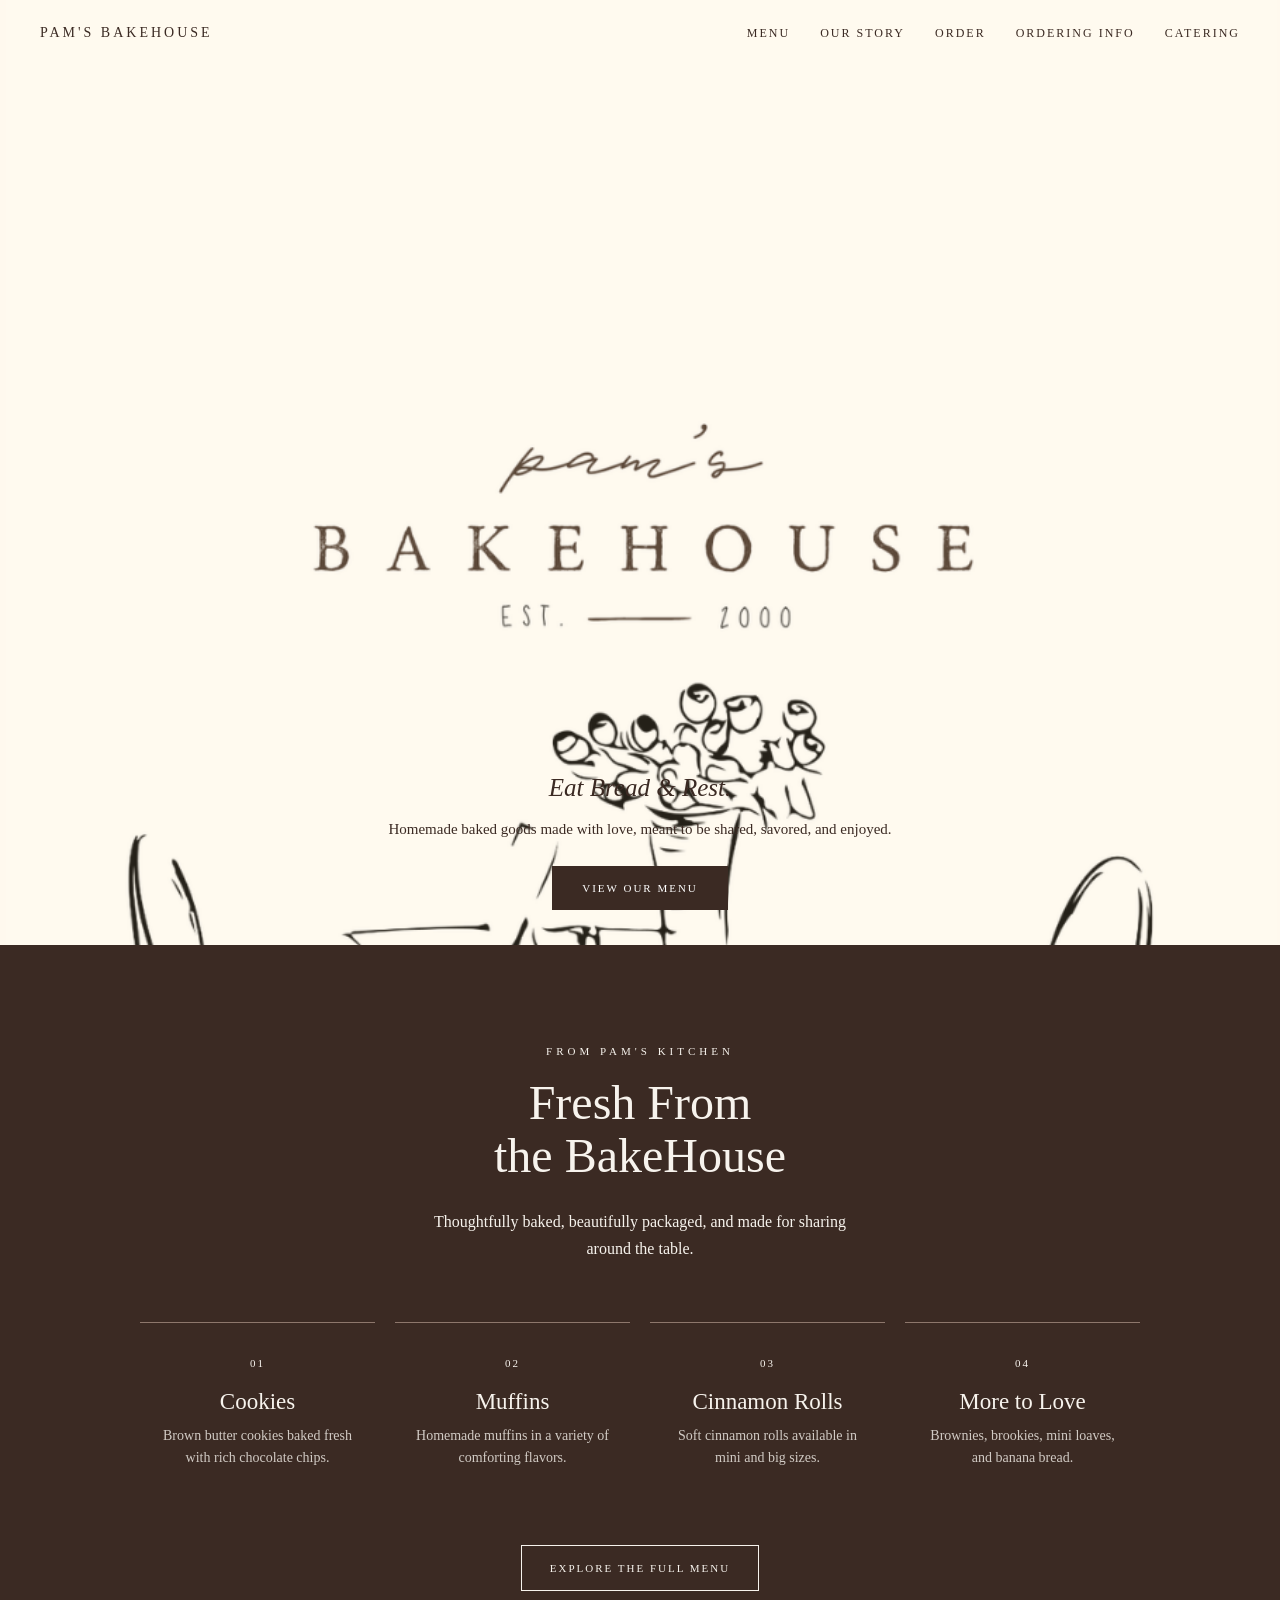
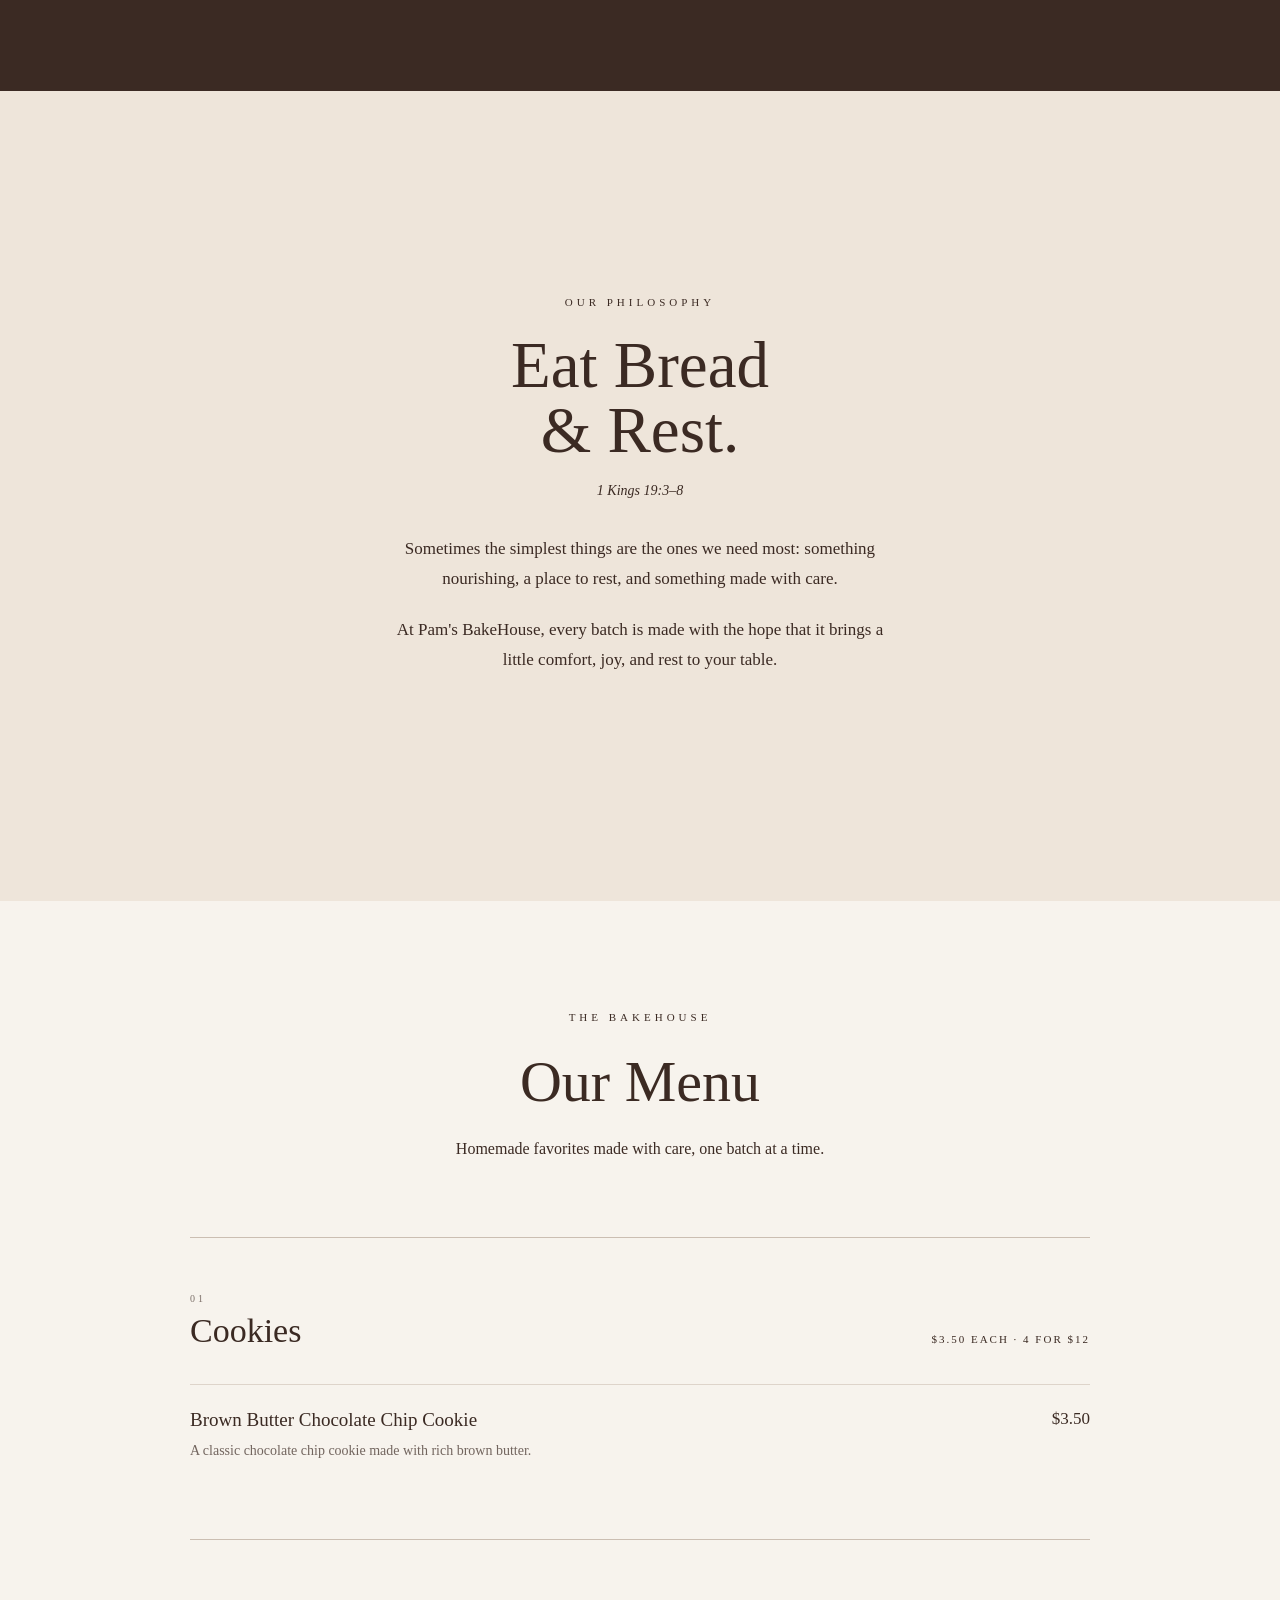
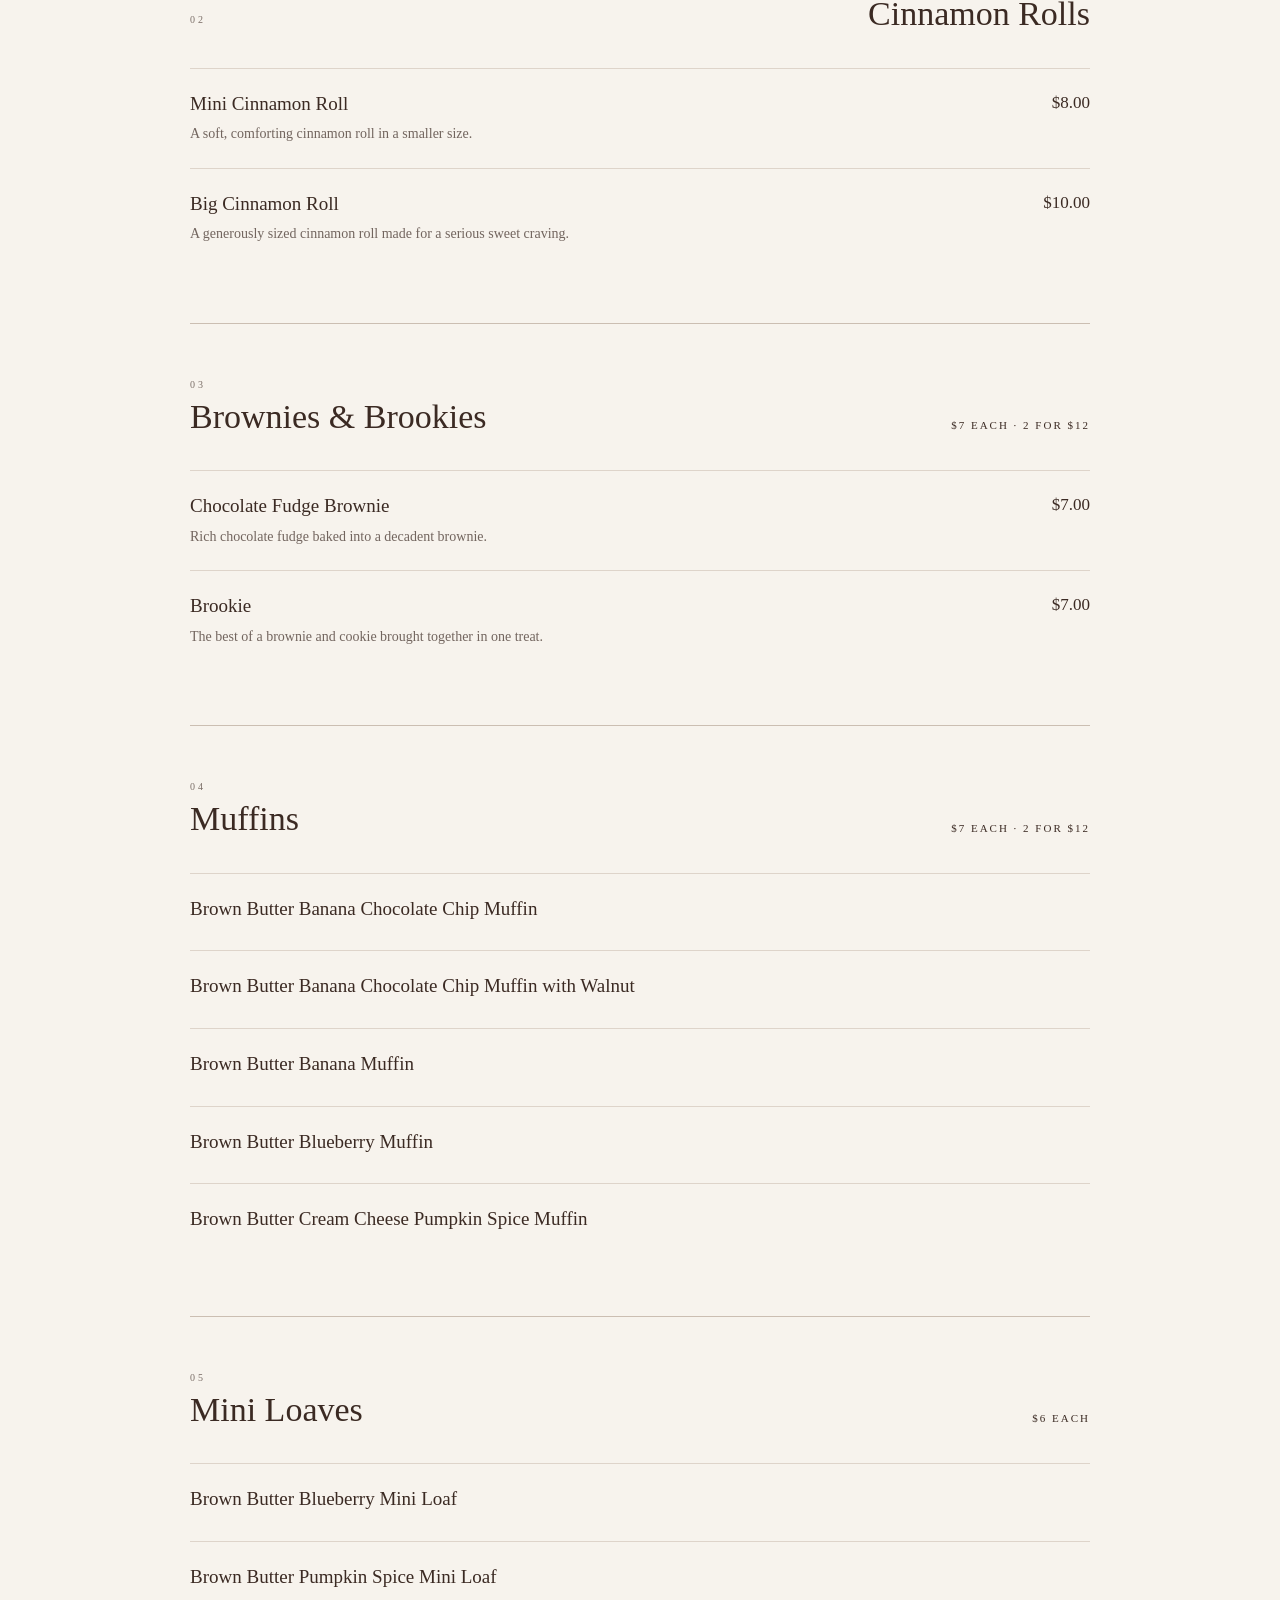
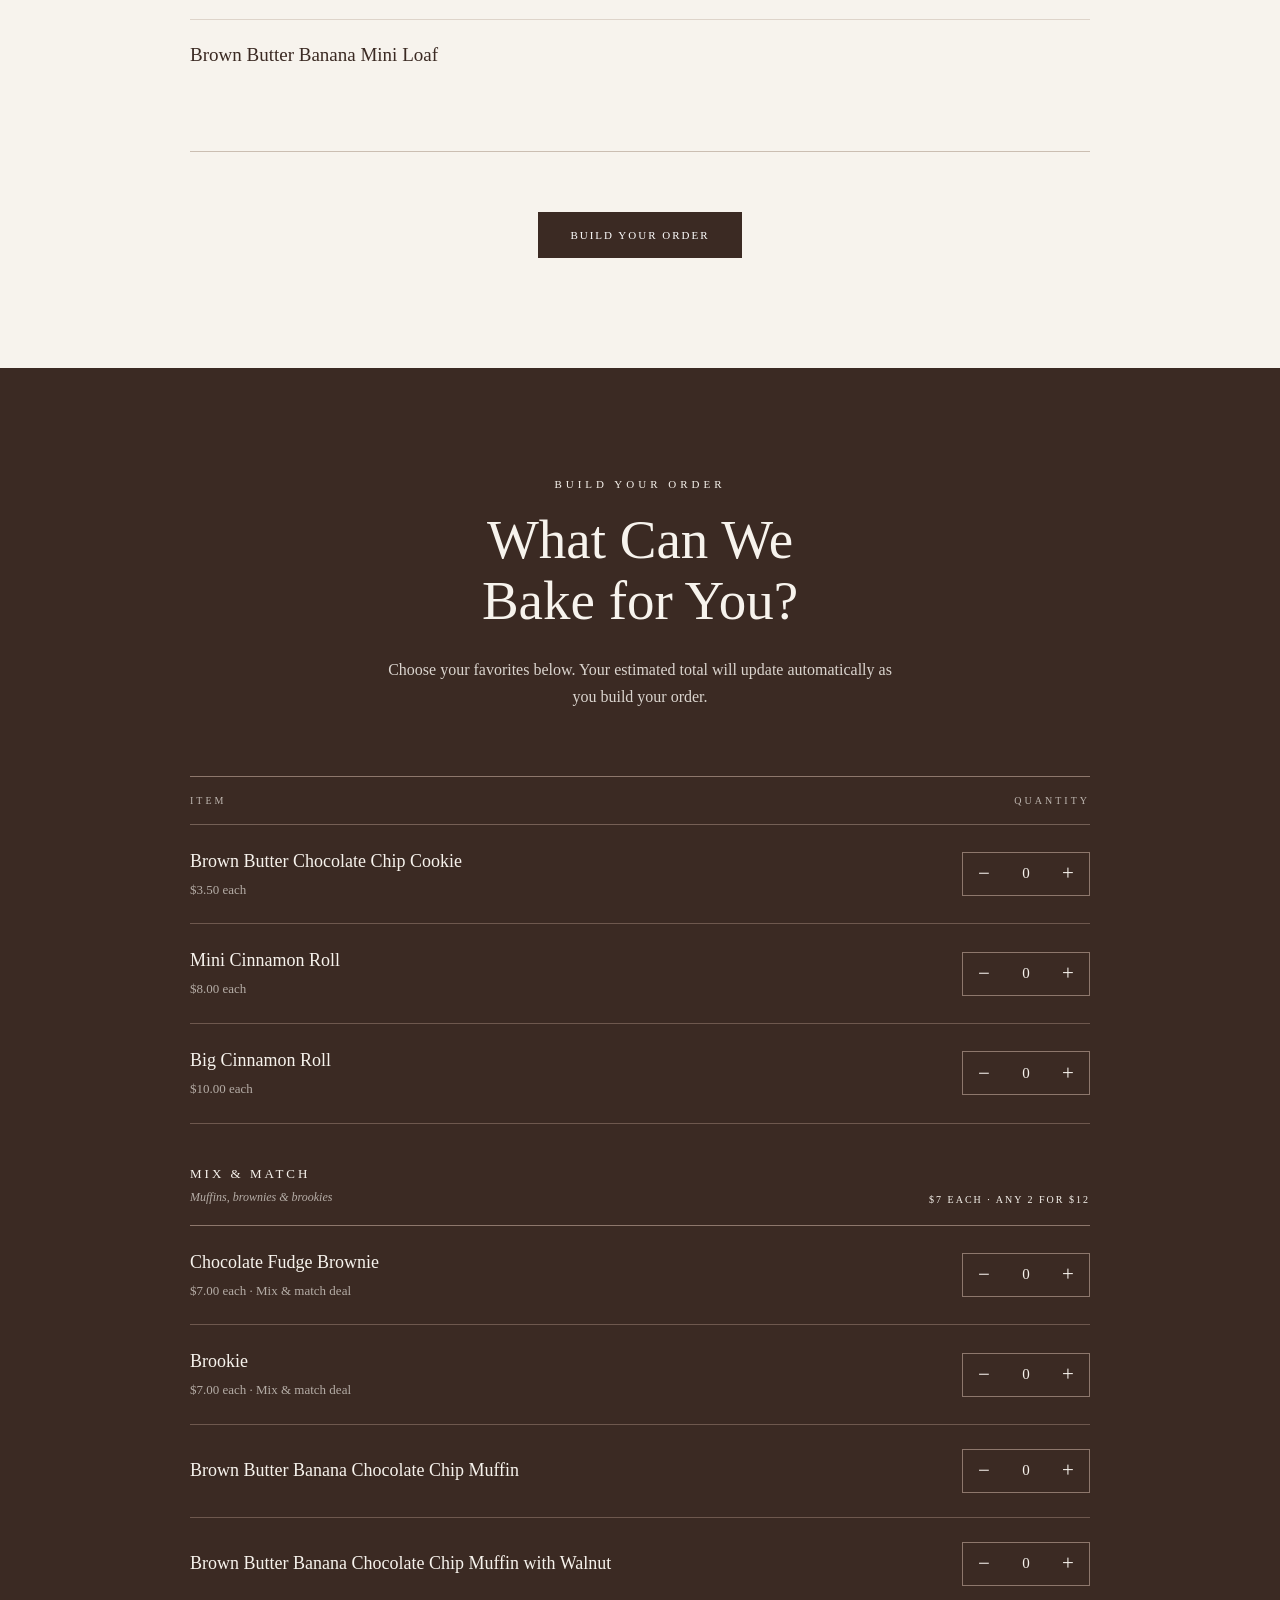
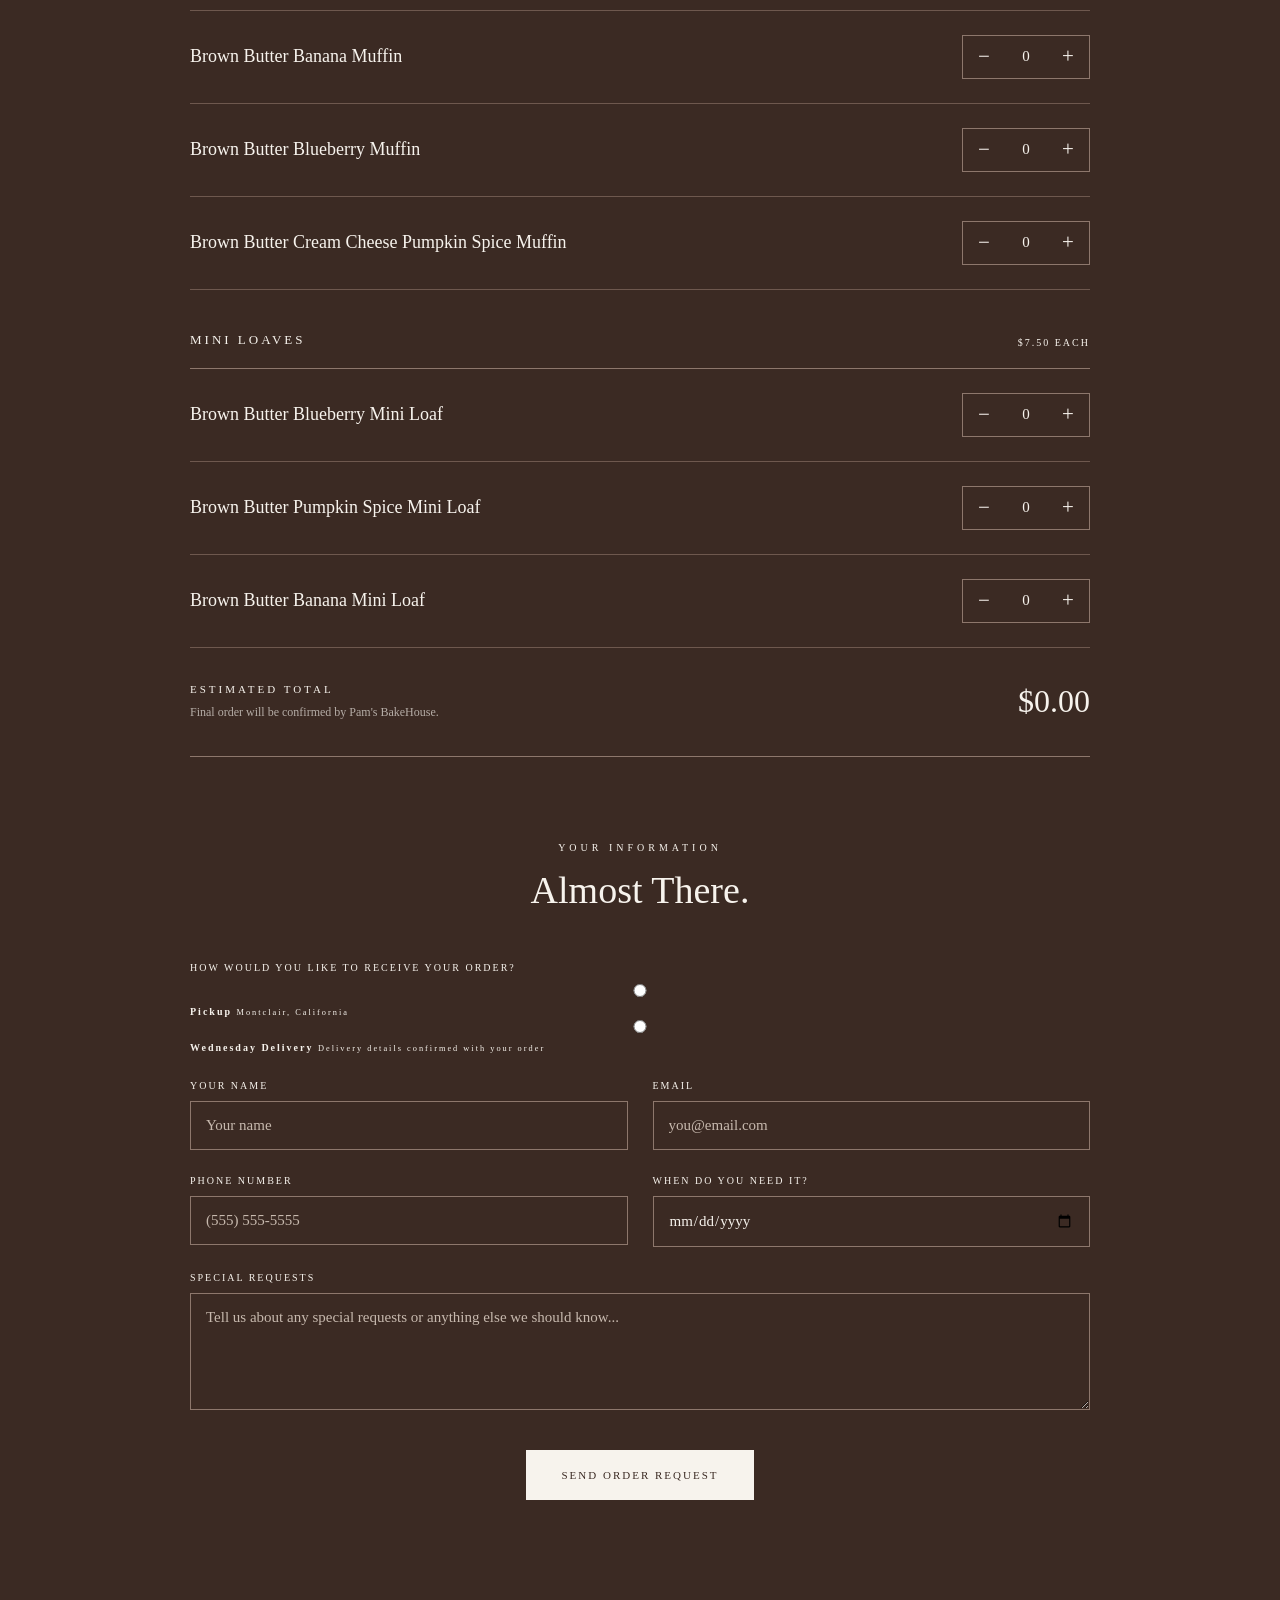
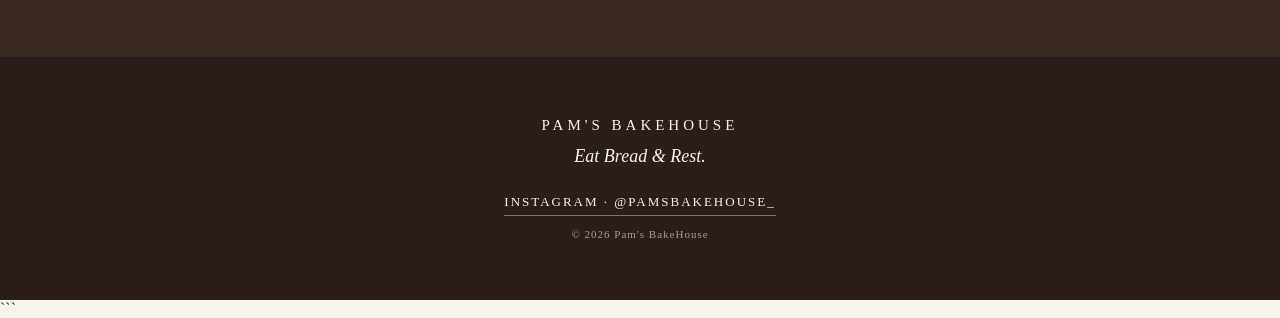
<file: index.html>
<!DOCTYPE html>
<html lang="en">

<head>
  <meta charset="UTF-8">

  <meta
    name="viewport"
    content="width=device-width, initial-scale=1.0"
  >

  <meta
    name="description"
    content="Pam's BakeHouse — homemade baked goods made with love."
  >

  <title>Pam's BakeHouse</title>

  <link rel="stylesheet" href="style.css?v=2">
</head>


<body>

  <!-- NAVIGATION -->
  <nav class="navbar">

    <a href="#home" class="nav-brand">
      PAM'S BAKEHOUSE
    </a>

    <div class="nav-links">
      <a href="#full-menu">Menu</a>
      <a href="#story">Our Story</a>
      <a href="#order">Order</a>
      <a href="ordering-info.html">ORDERING INFO</a>
      <a href="catering.html">CATERING</a>
    </div>

  </nav>


  <!-- HOMEPAGE -->
  <main class="hero" id="home">

    <div class="hero-content">

      <p class="hero-slogan">
        Eat Bread & Rest.
      </p>

      <p class="hero-description">
        Homemade baked goods made with love,
        meant to be shared, savored, and enjoyed.
      </p>

      <a href="#full-menu" class="hero-button">
        VIEW OUR MENU
      </a>

    </div>

  </main>


  <!-- INTRO -->
  <section class="fresh">

    <p class="section-label">
      FROM PAM'S KITCHEN
    </p>

    <h2>
      Fresh From<br>
      the BakeHouse
    </h2>

    <p class="fresh-text">
      Thoughtfully baked, beautifully packaged,
      and made for sharing around the table.
    </p>


    <div class="categories">

      <div class="category">
        <span>01</span>
        <h3>Cookies</h3>
        <p>
          Brown butter cookies baked fresh
          with rich chocolate chips.
        </p>
      </div>


      <div class="category">
        <span>02</span>
        <h3>Muffins</h3>
        <p>
          Homemade muffins in a variety
          of comforting flavors.
        </p>
      </div>


      <div class="category">
        <span>03</span>
        <h3>Cinnamon Rolls</h3>
        <p>
          Soft cinnamon rolls available
          in mini and big sizes.
        </p>
      </div>


      <div class="category">
        <span>04</span>
        <h3>More to Love</h3>
        <p>
          Brownies, brookies, mini loaves,
          and banana bread.
        </p>
      </div>

    </div>


    <a href="#full-menu" class="menu-button">
      EXPLORE THE FULL MENU
    </a>

  </section>


  <!-- OUR STORY -->
  <section class="story" id="story">

    <div class="story-content">

      <p class="section-label-dark">
        OUR PHILOSOPHY
      </p>

      <h2>
        Eat Bread<br>
        & Rest.
      </h2>

      <p class="scripture">
        1 Kings 19:3–8
      </p>

      <p class="story-text">
        Sometimes the simplest things are the ones we need most:
        something nourishing, a place to rest, and something made
        with care.
      </p>

      <p class="story-text">
        At Pam's BakeHouse, every batch is made with the hope
        that it brings a little comfort, joy, and rest to your table.
      </p>

    </div>

  </section>


  <!-- FULL MENU -->
  <section class="full-menu" id="full-menu">

    <p class="section-label-dark">
      THE BAKEHOUSE
    </p>

    <h2>Our Menu</h2>

    <p class="menu-intro">
      Homemade favorites made with care,
      one batch at a time.
    </p>


    <div class="menu-sections">


      <!-- COOKIES -->
      <div class="menu-category">

       <div class="menu-category-heading">

  <div>
    <p>01</p>
    <h3>Cookies</h3>
  </div>

  <span class="category-price">
    $3.50 EACH · 4 FOR $12
  </span>

</div>

        <div class="menu-item">

          <div>
            <h4>Brown Butter Chocolate Chip Cookie</h4>
            <p>
              A classic chocolate chip cookie
              made with rich brown butter.
            </p>
          </div>

          <span class="price">$3.50</span>

        </div>

      </div>


      <!-- CINNAMON ROLLS -->
      <div class="menu-category">

        <div class="menu-category-heading">
          <p>02</p>
          <h3>Cinnamon Rolls</h3>
        </div>

        <div class="menu-item">

          <div>
            <h4>Mini Cinnamon Roll</h4>
            <p>
              A soft, comforting cinnamon roll
              in a smaller size.
            </p>
          </div>

          <span class="price">$8.00</span>

        </div>


        <div class="menu-item">

          <div>
            <h4>Big Cinnamon Roll</h4>
            <p>
              A generously sized cinnamon roll
              made for a serious sweet craving.
            </p>
          </div>

          <span class="price">$10.00</span>

        </div>

      </div>


      <!-- BROWNIES & BROOKIES -->
      <div class="menu-category">

        <div class="menu-category-heading">

          <div>
            <p>03</p>
            <h3>Brownies & Brookies</h3>
          </div>

          <span class="category-price">
            $7 EACH · 2 FOR $12
          </span>

        </div>

        <div class="menu-item">

          <div>
            <h4>Chocolate Fudge Brownie</h4>
            <p>
              Rich chocolate fudge baked into
              a decadent brownie.
            </p>
          </div>

          <span class="price">$7.00</span>

        </div>


        <div class="menu-item">

          <div>
            <h4>Brookie</h4>
            <p>
              The best of a brownie and cookie
              brought together in one treat.
            </p>
          </div>

          <span class="price">$7.00</span>

        </div>

      </div>


      <!-- MUFFINS -->
      <div class="menu-category">

        <div class="menu-category-heading">

          <div>
            <p>04</p>
            <h3>Muffins</h3>
          </div>

          <span class="category-price">
            $7 EACH · 2 FOR $12
          </span>

        </div>

        
        <div class="menu-item">
          <div>
            <h4>Brown Butter Banana Chocolate Chip Muffin</h4>
          </div>
        </div>


        <div class="menu-item">
          <div>
            <h4>Brown Butter Banana Chocolate Chip Muffin with Walnut</h4>
          </div>
        </div>


        <div class="menu-item">
          <div>
            <h4>Brown Butter Banana Muffin</h4>
          </div>
        </div>


        <div class="menu-item">
          <div>
            <h4>Brown Butter Blueberry Muffin</h4>
          </div>
        </div>


        <div class="menu-item">
          <div>
            <h4>Brown Butter Cream Cheese Pumpkin Spice Muffin</h4>
          </div>
        </div>

      </div>


      <!-- MINI LOAVES -->
      <div class="menu-category">

        <div class="menu-category-heading">

          <div>
            <p>05</p>
            <h3>Mini Loaves</h3>
          </div>

          <span class="category-price">
            $6 EACH
          </span>

        </div>


        <div class="menu-item">
          <div>
            <h4>Brown Butter Blueberry Mini Loaf</h4>
          </div>
        </div>


        <div class="menu-item">
          <div>
            <h4>Brown Butter Pumpkin Spice Mini Loaf</h4>
          </div>
        </div>


        <div class="menu-item">
          <div>
            <h4>Brown Butter Banana Mini Loaf</h4>
          </div>
        </div>

      </div>

    <a href="#order" class="dark-button">
      BUILD YOUR ORDER
    </a>

  </section>
  
  <!-- ORDER SECTION -->
  <section class="order-section" id="order">

    <div class="order-heading">

      <p class="order-label">
        BUILD YOUR ORDER
      </p>

      <h2>
        What Can We<br>
        Bake for You?
      </h2>

      <p>
        Choose your favorites below. Your estimated total
        will update automatically as you build your order.
      </p>

    </div>


    <form
      class="order-form"
      action="https://formspree.io/f/maeqkyob"
      method="POST"
      id="order-form"
    >


      <!-- ORDER BUILDER -->
      <div class="order-builder full-width">

        <div class="builder-heading">
          <span>ITEM</span>
          <span>QUANTITY</span>
        </div>


        <div
          class="order-product"
          data-name="Brown Butter Chocolate Chip Cookie"
          data-price="3.50"
          data-category="cookie"
        >
          <div class="product-info">
            <h3>Brown Butter Chocolate Chip Cookie</h3>
            <p>$3.50 each</p>
          </div>

          <div class="quantity-control">
            <button type="button" class="quantity-button minus">−</button>
            <span class="quantity-value">0</span>
            <button type="button" class="quantity-button plus">+</button>
          </div>
        </div>


        <div
          class="order-product"
          data-name="Mini Cinnamon Roll"
          data-price="8"
          data-category="cinnamon-roll"
        >
          <div class="product-info">
            <h3>Mini Cinnamon Roll</h3>
            <p>$8.00 each</p>
          </div>

          <div class="quantity-control">
            <button type="button" class="quantity-button minus">−</button>
            <span class="quantity-value">0</span>
            <button type="button" class="quantity-button plus">+</button>
          </div>
        </div>


        <div
          class="order-product"
          data-name="Big Cinnamon Roll"
          data-price="10"
          data-category="cinnamon-roll"
        >
          <div class="product-info">
            <h3>Big Cinnamon Roll</h3>
            <p>$10.00 each</p>
          </div>

          <div class="quantity-control">
            <button type="button" class="quantity-button minus">−</button>
            <span class="quantity-value">0</span>
            <button type="button" class="quantity-button plus">+</button>
          </div>
        </div>


        <!-- MIX & MATCH DEAL -->
        <div class="builder-category">

          <div>
            <span>MIX & MATCH</span>
            <small>Muffins, brownies & brookies</small>
          </div>

          <strong>$7 EACH · ANY 2 FOR $12</strong>

        </div>


        <div
          class="order-product"
          data-name="Chocolate Fudge Brownie"
          data-price="7"
          data-category="brownie"
        >
          <div class="product-info">
            <h3>Chocolate Fudge Brownie</h3>
            <p>$7.00 each · Mix & match deal</p>
          </div>

          <div class="quantity-control">
            <button type="button" class="quantity-button minus">−</button>
            <span class="quantity-value">0</span>
            <button type="button" class="quantity-button plus">+</button>
          </div>
        </div>


        <div
          class="order-product"
          data-name="Brookie"
          data-price="7"
          data-category="brookie"
        >
          <div class="product-info">
            <h3>Brookie</h3>
            <p>$7.00 each · Mix & match deal</p>
          </div>

          <div class="quantity-control">
            <button type="button" class="quantity-button minus">−</button>
            <span class="quantity-value">0</span>
            <button type="button" class="quantity-button plus">+</button>
          </div>
        </div>


        <div
          class="order-product"
          data-name="Brown Butter Banana Chocolate Chip Muffin"
          data-price="7"
          data-category="muffin"
        >
          <div class="product-info">
            <h3>Brown Butter Banana Chocolate Chip Muffin</h3>
          </div>

          <div class="quantity-control">
            <button type="button" class="quantity-button minus">−</button>
            <span class="quantity-value">0</span>
            <button type="button" class="quantity-button plus">+</button>
          </div>
        </div>


        <div
          class="order-product"
          data-name="Brown Butter Banana Chocolate Chip Muffin with Walnut"
          data-price="7"
          data-category="muffin"
        >
          <div class="product-info">
            <h3>Brown Butter Banana Chocolate Chip Muffin with Walnut</h3>
          </div>

          <div class="quantity-control">
            <button type="button" class="quantity-button minus">−</button>
            <span class="quantity-value">0</span>
            <button type="button" class="quantity-button plus">+</button>
          </div>
        </div>


        <div
          class="order-product"
          data-name="Brown Butter Banana Muffin"
          data-price="7"
          data-category="muffin"
        >
          <div class="product-info">
            <h3>Brown Butter Banana Muffin</h3>
          </div>

          <div class="quantity-control">
            <button type="button" class="quantity-button minus">−</button>
            <span class="quantity-value">0</span>
            <button type="button" class="quantity-button plus">+</button>
          </div>
        </div>


        <div
          class="order-product"
          data-name="Brown Butter Blueberry Muffin"
          data-price="7"
          data-category="muffin"
        >
          <div class="product-info">
            <h3>Brown Butter Blueberry Muffin</h3>
          </div>

          <div class="quantity-control">
            <button type="button" class="quantity-button minus">−</button>
            <span class="quantity-value">0</span>
            <button type="button" class="quantity-button plus">+</button>
          </div>
        </div>


        <div
          class="order-product"
          data-name="Brown Butter Cream Cheese Pumpkin Spice Muffin"
          data-price="7"
          data-category="muffin"
        >
          <div class="product-info">
            <h3>Brown Butter Cream Cheese Pumpkin Spice Muffin</h3>
          </div>

          <div class="quantity-control">
            <button type="button" class="quantity-button minus">−</button>
            <span class="quantity-value">0</span>
            <button type="button" class="quantity-button plus">+</button>
          </div>
        </div>


        <div class="builder-category">

          <div>
            <span>MINI LOAVES</span>
          </div>

          <strong>$7.50 EACH</strong>

        </div>


        <div
          class="order-product"
          data-name="Brown Butter Blueberry Mini Loaf"
          data-price="6"
          data-category="loaf"
        >
          <div class="product-info">
            <h3>Brown Butter Blueberry Mini Loaf</h3>
          </div>

          <div class="quantity-control">
            <button type="button" class="quantity-button minus">−</button>
            <span class="quantity-value">0</span>
            <button type="button" class="quantity-button plus">+</button>
          </div>
        </div>


        <div
          class="order-product"
          data-name="Brown Butter Pumpkin Spice Mini Loaf"
          data-price="6"
          data-category="loaf"
        >
          <div class="product-info">
            <h3>Brown Butter Pumpkin Spice Mini Loaf</h3>
          </div>

          <div class="quantity-control">
            <button type="button" class="quantity-button minus">−</button>
            <span class="quantity-value">0</span>
            <button type="button" class="quantity-button plus">+</button>
          </div>
        </div>


        <div
          class="order-product"
          data-name="Brown Butter Banana Mini Loaf"
          data-price="6"
          data-category="loaf"
        >
          <div class="product-info">
            <h3>Brown Butter Banana Mini Loaf</h3>
          </div>

          <div class="quantity-control">
            <button type="button" class="quantity-button minus">−</button>
            <span class="quantity-value">0</span>
            <button type="button" class="quantity-button plus">+</button>
          </div>
        </div>

        <div class="order-total">

          <div>
            <span>ESTIMATED TOTAL</span>

            <small>
              Final order will be confirmed by Pam's BakeHouse.
            </small>
          </div>

          <strong id="estimated-total">
            $0.00
          </strong>

        </div>

      </div>


      <input
        type="hidden"
        id="order-summary"
        name="order_summary"
      >

      <input
        type="hidden"
        id="order-total"
        name="estimated_total"
      >


      <div class="customer-heading full-width">

        <p>YOUR INFORMATION</p>

        <h3>Almost There.</h3>

      </div>

      <div class="form-group full-width fulfillment-group">

  <label>
    HOW WOULD YOU LIKE TO RECEIVE YOUR ORDER?
  </label>

  <div class="fulfillment-options">

    <label class="fulfillment-option">
      <input
        type="radio"
        name="order_method"
        value="Pickup - Montclair, California"
        required
      >

      <span>
        <strong>Pickup</strong>
        <small>Montclair, California</small>
      </span>
    </label>


    <label class="fulfillment-option">
      <input
        type="radio"
        name="order_method"
        value="Wednesday Delivery"
        required
      >

      <span>
        <strong>Wednesday Delivery</strong>
        <small>Delivery details confirmed with your order</small>
      </span>
    </label>

  </div>

</div>

      <div class="form-group">

        <label for="name">
          YOUR NAME
        </label>

        <input
          type="text"
          id="name"
          name="name"
          placeholder="Your name"
          required
        >

      </div>


      <div class="form-group">

        <label for="email">
          EMAIL
        </label>

        <input
          type="email"
          id="email"
          name="email"
          placeholder="you@email.com"
          required
        >

      </div>


      <div class="form-group">

        <label for="phone">
          PHONE NUMBER
        </label>

        <input
          type="tel"
          id="phone"
          name="phone"
          placeholder="(555) 555-5555"
          required
        >

      </div>


      <div class="form-group">

        <label for="date">
          WHEN DO YOU NEED IT?
        </label>

        <input
          type="date"
          id="date"
          name="date"
          required
        >

      </div>


      <div class="form-group full-width">

        <label for="details">
          SPECIAL REQUESTS
        </label>

        <textarea
          id="details"
          name="details"
          rows="5"
          placeholder="Tell us about any special requests or anything else we should know..."
        ></textarea>

      </div>


      <button
        type="submit"
        class="order-button"
      >
        SEND ORDER REQUEST
      </button>


     <div
  class="order-confirmation"
  id="order-confirmation"
  aria-live="polite"
>
  <div class="confirmation-decoration">
    <span></span>
    <span class="confirmation-heart">♡</span>
    <span></span>
  </div>

  <p class="confirmation-label">
    ORDER REQUEST RECEIVED
  </p>

  <h3>Thank You!</h3>

  <p>
    We've received your order request.
    Pam will review your order and contact you
    to confirm the details.
  </p>

  <p class="confirmation-important">
    Your order is not confirmed until you hear from Pam.
  </p>

  <div class="confirmation-decoration confirmation-bottom">
    <span></span>
    <span class="confirmation-heart">♡</span>
    <span></span>
  </div>
</div>

<p
  class="form-status"
  id="form-status"
></p>

    </form>

  </section>


  <!-- FOOTER -->
  <footer>

    <p class="footer-brand">
      PAM'S BAKEHOUSE
    </p>

    <p class="footer-slogan">
      Eat Bread & Rest.
    </p>

    <p class="footer-instagram">
      <a
        href="https://www.instagram.com/pamsbakehouse_/"
        target="_blank"
        rel="noopener noreferrer"
        aria-label="Follow Pam's BakeHouse on Instagram"
      >
        INSTAGRAM · @pamsbakehouse_
      </a>
    </p>

    <p class="footer-copy">
      &copy; 2026 Pam's BakeHouse
    </p>

  </footer>


  <script src="script.js?v=5"></script>

</body>

</html>
```
</file>
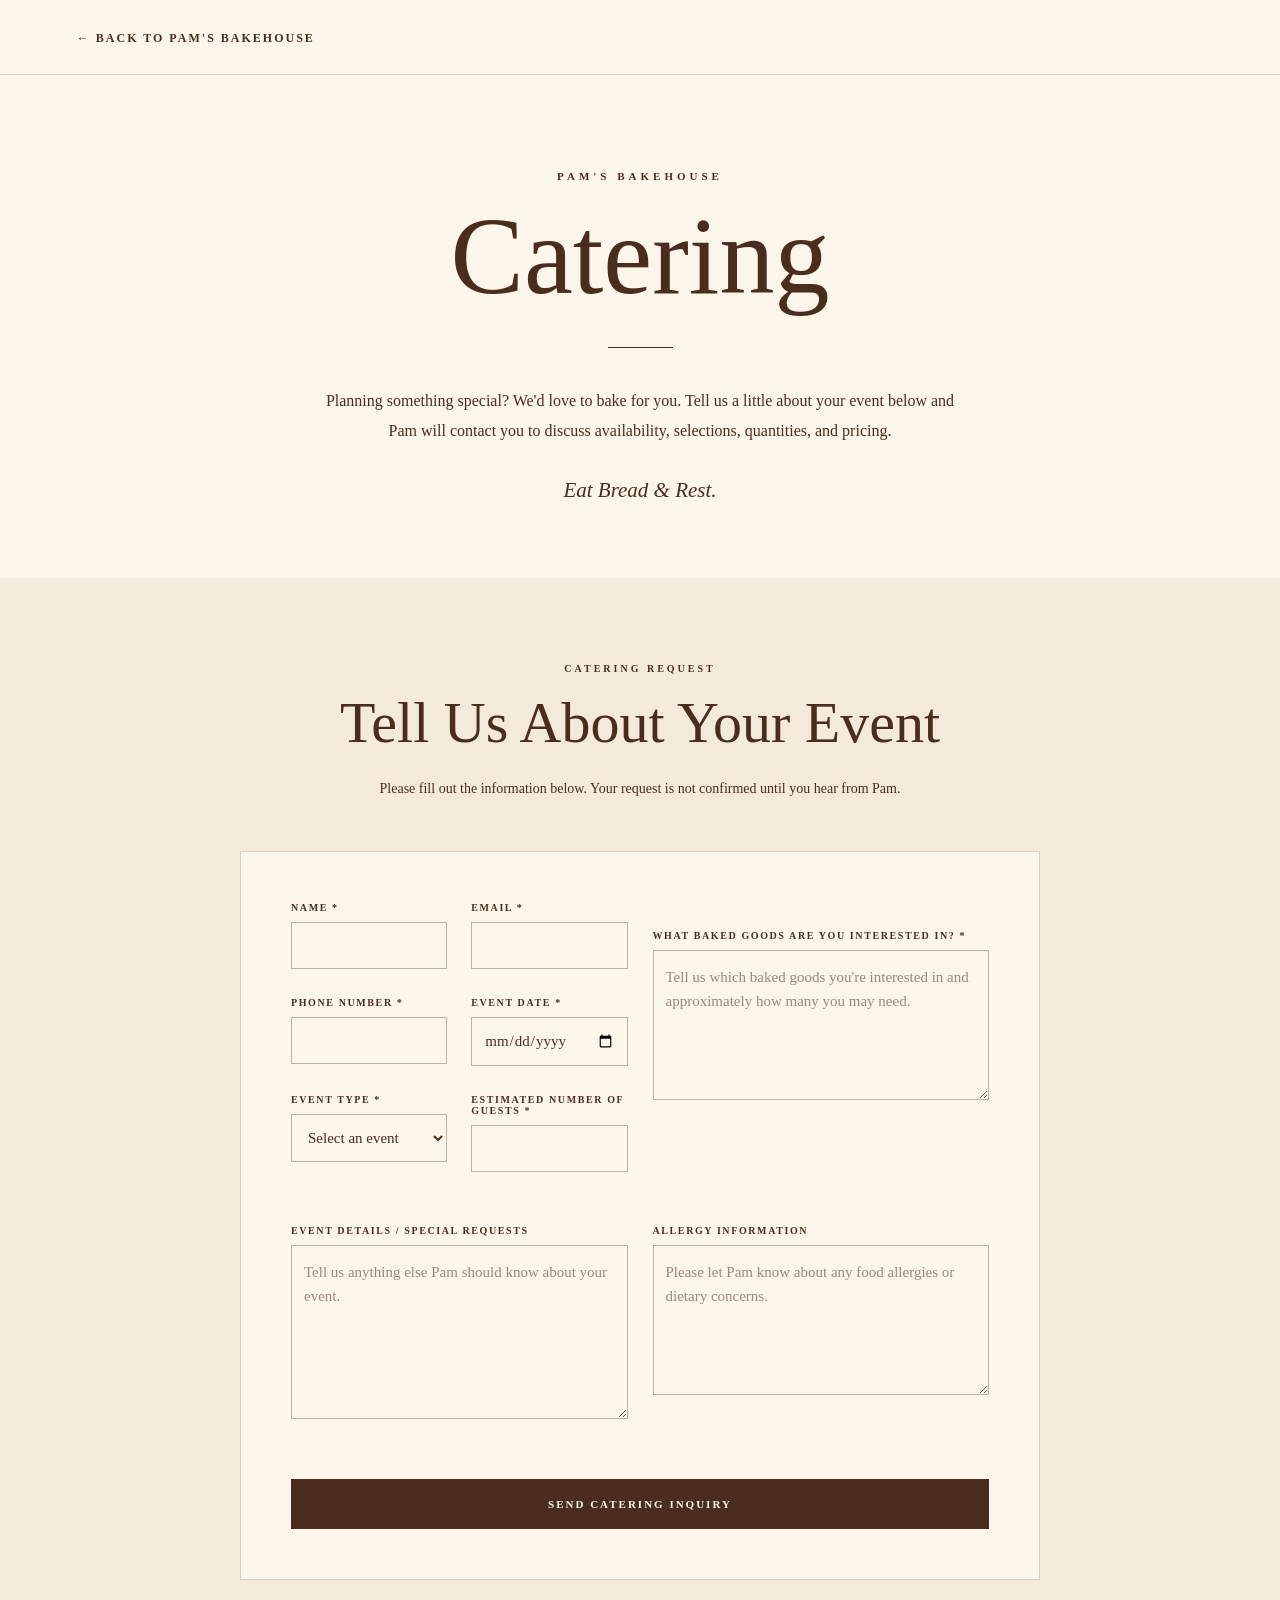
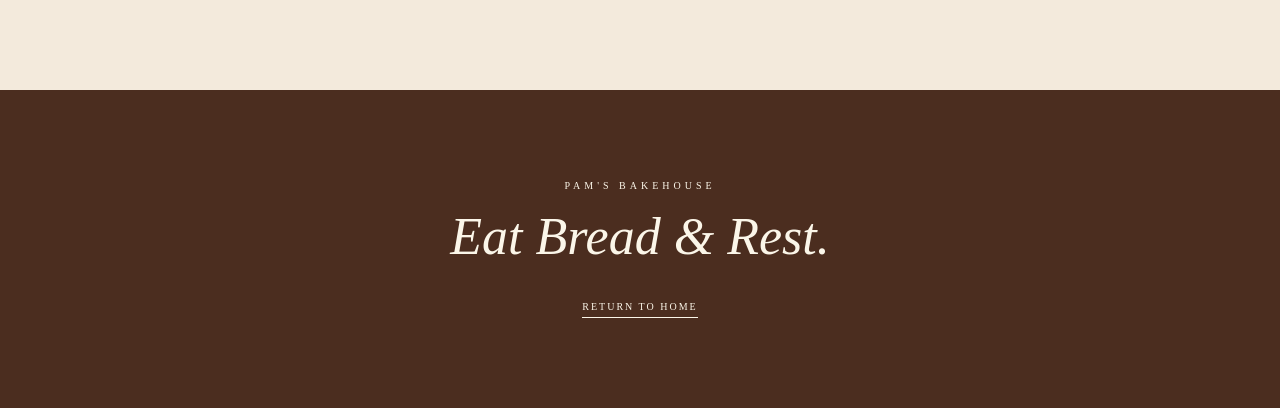
<file: catering.html>
<!DOCTYPE html>
<html lang="en">

<head>
  <meta charset="UTF-8">
  <meta name="viewport" content="width=device-width, initial-scale=1.0">

  <title>Catering | Pam's BakeHouse</title>

  <link rel="stylesheet" href="style.css?v=3">
</head>

<body>

  <main class="catering-page">

    <!-- BACK TO MAIN WEBSITE -->
    <div class="catering-page-top">
      <a href="index.html" class="catering-back">
        ← BACK TO PAM'S BAKEHOUSE
      </a>
    </div>


    <!-- CATERING HEADER -->
    <section class="catering-page-hero">

      <p class="catering-page-label">
        PAM'S BAKEHOUSE
      </p>

      <h1>Catering</h1>

      <div class="catering-page-line"></div>

      <p class="catering-page-intro">
        Planning something special? We'd love to bake for you.
        Tell us a little about your event below and Pam will
        contact you to discuss availability, selections,
        quantities, and pricing.
      </p>

      <p class="catering-page-scripture">
        Eat Bread & Rest.
      </p>

    </section>


    <!-- CATERING FORM -->
    <section class="catering-page-form-section">

      <div class="catering-page-form-heading">

        <p>CATERING REQUEST</p>

        <h2>Tell Us About Your Event</h2>

        <span>
          Please fill out the information below.
          Your request is not confirmed until you hear from Pam.
        </span>

      </div>


      <form
        class="catering-form"
        action="https://formspree.io/f/maeqkyob"
        method="POST"
      >

        <div class="catering-form-grid">


          <!-- NAME -->
          <div class="catering-field">
            <label for="catering-name">
              NAME *
            </label>

            <input
              type="text"
              id="catering-name"
              name="name"
              required
            >
          </div>


          <!-- EMAIL -->
          <div class="catering-field">
            <label for="catering-email">
              EMAIL *
            </label>

            <input
              type="email"
              id="catering-email"
              name="email"
              required
            >
          </div>


          <!-- PHONE -->
          <div class="catering-field">
            <label for="catering-phone">
              PHONE NUMBER *
            </label>

            <input
              type="tel"
              id="catering-phone"
              name="phone"
              required
            >
          </div>


          <!-- EVENT DATE -->
          <div class="catering-field">
            <label for="catering-date">
              EVENT DATE *
            </label>

            <input
              type="date"
              id="catering-date"
              name="event_date"
              required
            >
          </div>


          <!-- EVENT TYPE -->
          <div class="catering-field">
            <label for="event-type">
              EVENT TYPE *
            </label>

            <select
              id="event-type"
              name="event_type"
              required
            >
              <option value="">
                Select an event
              </option>

              <option>Birthday</option>
              <option>Wedding</option>
              <option>Baby Shower</option>
              <option>Bridal Shower</option>
              <option>Graduation</option>
              <option>Church Event</option>
              <option>Corporate Event</option>
              <option>Family Gathering</option>
              <option>Other</option>
            </select>
          </div>


          <!-- GUEST COUNT -->
          <div class="catering-field">
            <label for="guest-count">
              ESTIMATED NUMBER OF GUESTS *
            </label>

            <input
              type="number"
              id="guest-count"
              name="guest_count"
              min="1"
              required
            >
          </div>

        </div>


        <!-- BAKED GOODS -->
        <div class="catering-field catering-field-full">

          <label for="catering-items">
            WHAT BAKED GOODS ARE YOU INTERESTED IN? *
          </label>

          <textarea
            id="catering-items"
            name="baked_goods"
            rows="5"
            placeholder="Tell us which baked goods you're interested in and approximately how many you may need."
            required
          ></textarea>

        </div>


        <!-- SPECIAL DETAILS -->
        <div class="catering-field catering-field-full">

          <label for="catering-details">
            EVENT DETAILS / SPECIAL REQUESTS
          </label>

          <textarea
            id="catering-details"
            name="event_details"
            rows="6"
            placeholder="Tell us anything else Pam should know about your event."
          ></textarea>

        </div>


        <!-- ALLERGY -->
        <div class="catering-field catering-field-full">

          <label for="catering-allergies">
            ALLERGY INFORMATION
          </label>

          <textarea
            id="catering-allergies"
            name="allergy_information"
            rows="3"
            placeholder="Please let Pam know about any food allergies or dietary concerns."
          ></textarea>

        </div>


        <input
          type="hidden"
          name="form_type"
          value="Catering Inquiry"
        >


        <button
          type="submit"
          class="catering-submit"
        >
          SEND CATERING INQUIRY
        </button>

      </form>


      <!-- CONFIRMATION -->
      <div
        class="catering-confirmation"
        id="catering-confirmation"
      >

        <div class="confirmation-decoration">
          <span></span>
          <span class="confirmation-heart">♡</span>
          <span></span>
        </div>

        <p class="confirmation-label">
          CATERING INQUIRY RECEIVED
        </p>

        <h3>Thank You!</h3>

        <p>
          We've received your catering inquiry.
          Pam will review your event details and contact you
          to discuss availability, selections, quantities,
          and pricing.
        </p>

        <p class="confirmation-important">
          Your catering request is not confirmed until
          you hear from Pam.
        </p>

        <div class="confirmation-decoration confirmation-bottom">
          <span></span>
          <span class="confirmation-heart">♡</span>
          <span></span>
        </div>

      </div>

    </section>


    <!-- BOTTOM -->
    <section class="catering-page-bottom">

      <p>PAM'S BAKEHOUSE</p>

      <h2>Eat Bread & Rest.</h2>

      <a href="index.html">
        RETURN TO HOME
      </a>

    </section>

  </main>


  <script src="script.js?v=6"></script>

</body>
</html>
</file>
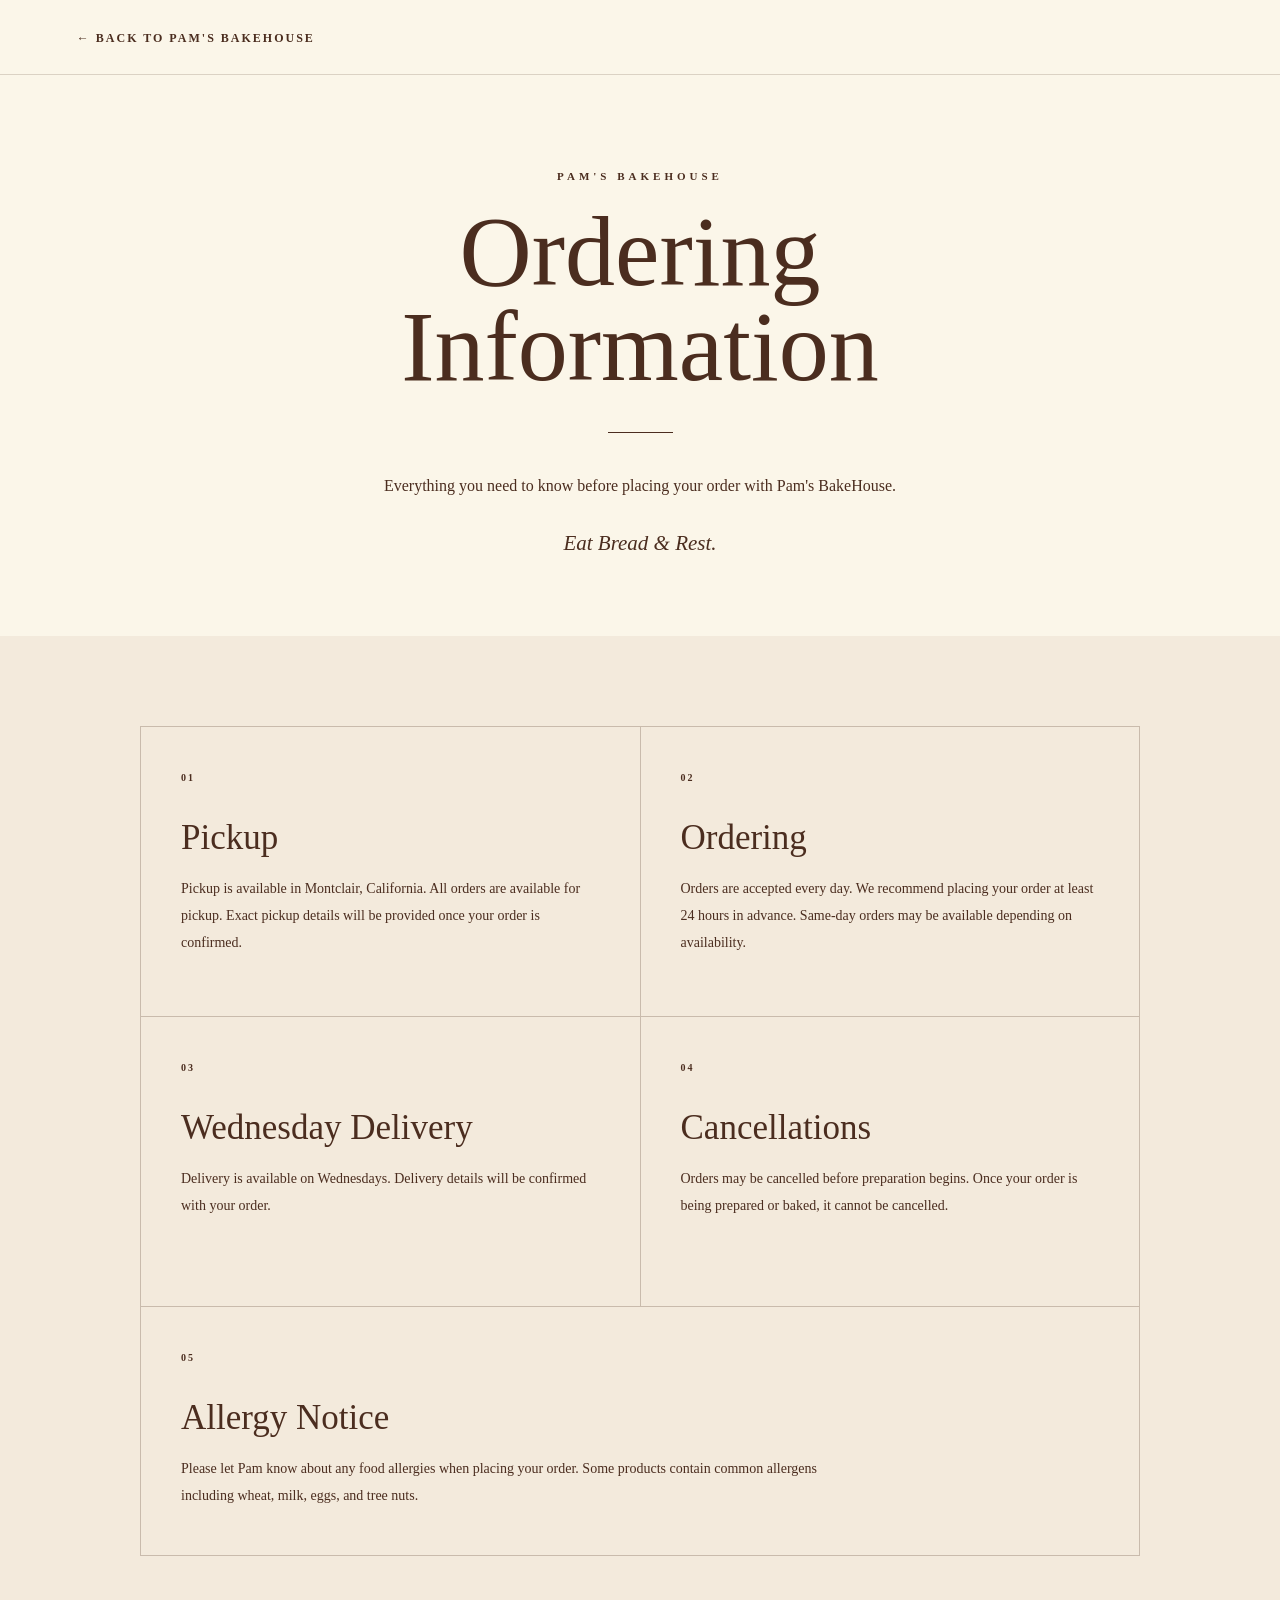
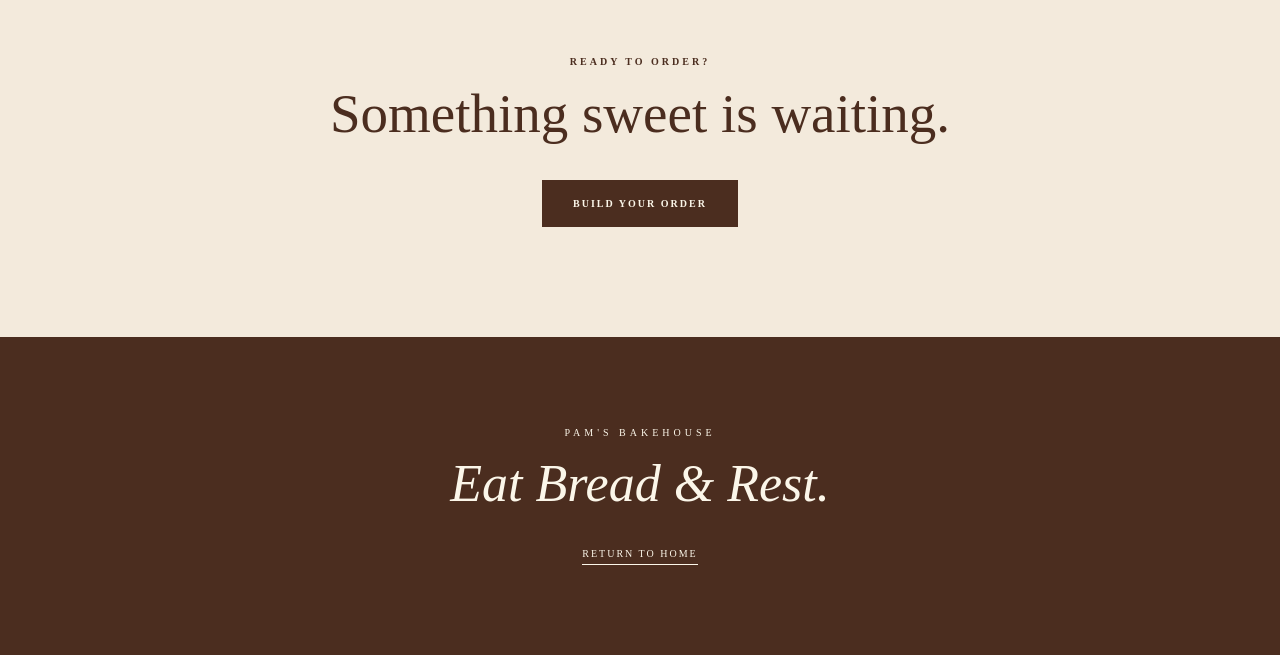
<file: ordering-info.html>
<!DOCTYPE html>
<html lang="en">

<head>
  <meta charset="UTF-8">
  <meta name="viewport" content="width=device-width, initial-scale=1.0">

  <title>Ordering Information | Pam's BakeHouse</title>

  <link rel="stylesheet" href="style.css?v=4">
</head>

<body>

  <main class="ordering-page">

    <!-- BACK TO MAIN WEBSITE -->
    <div class="ordering-page-top">

      <a href="index.html" class="ordering-page-back">
        ← BACK TO PAM'S BAKEHOUSE
      </a>

    </div>


    <!-- HERO -->
    <section class="ordering-page-hero">

      <p class="ordering-page-label">
        PAM'S BAKEHOUSE
      </p>

      <h1>
        Ordering<br>
        Information
      </h1>

      <div class="ordering-page-line"></div>

      <p class="ordering-page-intro">
        Everything you need to know before placing your order
        with Pam's BakeHouse.
      </p>

      <p class="ordering-page-scripture">
        Eat Bread & Rest.
      </p>

    </section>


    <!-- INFORMATION -->
    <section class="ordering-page-information">

      <div class="ordering-page-grid">


        <!-- PICKUP -->
        <div class="ordering-page-card">

          <p class="ordering-page-number">01</p>

          <h2>Pickup</h2>

          <p>
            Pickup is available in Montclair, California.
            All orders are available for pickup.
            Exact pickup details will be provided once
            your order is confirmed.
          </p>

        </div>


        <!-- ORDERING -->
        <div class="ordering-page-card">

          <p class="ordering-page-number">02</p>

          <h2>Ordering</h2>

          <p>
            Orders are accepted every day.
            We recommend placing your order at least
            24 hours in advance.
            Same-day orders may be available depending
            on availability.
          </p>

        </div>


        <!-- WEDNESDAY DELIVERY -->
        <div class="ordering-page-card">

          <p class="ordering-page-number">03</p>

          <h2>Wednesday Delivery</h2>

          <p>
            Delivery is available on Wednesdays.
            Delivery details will be confirmed with
            your order.
          </p>

        </div>


        <!-- CANCELLATIONS -->
        <div class="ordering-page-card">

          <p class="ordering-page-number">04</p>

          <h2>Cancellations</h2>

          <p>
            Orders may be cancelled before preparation begins.
            Once your order is being prepared or baked,
            it cannot be cancelled.
          </p>

        </div>


        <!-- ALLERGY NOTICE -->
        <div class="ordering-page-card ordering-page-card-wide">

          <p class="ordering-page-number">05</p>

          <h2>Allergy Notice</h2>

          <p>
            Please let Pam know about any food allergies
            when placing your order.
            Some products contain common allergens including
            wheat, milk, eggs, and tree nuts.
          </p>

        </div>

      </div>


      <!-- ORDER BUTTON -->
      <div class="ordering-page-order">

        <p>READY TO ORDER?</p>

        <h2>
          Something sweet is waiting.
        </h2>

        <a href="index.html#order">
          BUILD YOUR ORDER
        </a>

      </div>

    </section>


    <!-- BOTTOM -->
    <section class="ordering-page-bottom">

      <p>PAM'S BAKEHOUSE</p>

      <h2>Eat Bread & Rest.</h2>

      <a href="index.html">
        RETURN TO HOME
      </a>

    </section>

  </main>

</body>
</html>
</file>
<file: style.css>
html {
  scroll-behavior: smooth;
}

* {
  margin: 0;
  padding: 0;
  box-sizing: border-box;
}

body {
  background-color: #f7f3ed;
  color: #3b2a23;
  font-family: Georgia, "Times New Roman", serif;
}


/* =========================
   NAVIGATION
========================= */

.navbar {
  width: 100%;
  display: flex;
  justify-content: space-between;
  align-items: center;
  padding: 25px 40px;
  position: absolute;
  top: 0;
  left: 0;
  z-index: 100;
}

.nav-brand {
  color: #3b2a23;
  text-decoration: none;
  font-size: 14px;
  letter-spacing: 3px;
}

.nav-links {
  display: flex;
  gap: 30px;
}

.nav-links a {
  color: #3b2a23;
  text-decoration: none;
  font-size: 12px;
  letter-spacing: 2px;
  text-transform: uppercase;
}


/* =========================
   HOMEPAGE / HERO
========================= */

.hero {
  min-height: 100vh;
  display: flex;
  justify-content: center;
  align-items: flex-end;
  text-align: center;
  padding: 80px 25px 25px;

  background-image: url("New Homepage PNG.png");
  background-size: contain;
  background-position: center;
  background-repeat: no-repeat;
  background-color: #f7f3ed;
}

.hero-content {
  width: 100%;
  max-width: 520px;
  display: flex;
  flex-direction: column;
  align-items: center;
}

.hero-slogan {
  font-size: 25px;
  font-style: italic;
  margin-bottom: 14px;
}

.hero-description {
  max-width: 470px;
  font-size: 15px;
  line-height: 1.7;
  margin-bottom: 24px;
}

.hero-button {
  display: inline-block;
  background-color: #3b2a23;
  color: #ffffff;
  padding: 16px 30px;
  text-decoration: none;
  font-size: 11px;
  letter-spacing: 2px;
  transition: 0.3s;
}

.hero-button:hover {
  opacity: 0.8;
}


/* =========================
   FRESH SECTION
========================= */

.fresh {
  background-color: #3b2a23;
  color: #f7f3ed;
  padding: 100px 25px;
  text-align: center;
}

.section-label {
  font-size: 11px;
  letter-spacing: 4px;
  margin-bottom: 20px;
}

.fresh h2 {
  font-size: 48px;
  font-weight: 400;
  line-height: 1.1;
  margin-bottom: 25px;
}

.fresh-text {
  max-width: 450px;
  margin: 0 auto 60px;
  font-size: 16px;
  line-height: 1.7;
}

.categories {
  max-width: 1000px;
  margin: auto;
  display: grid;
  grid-template-columns: repeat(4, 1fr);
  gap: 20px;
}

.category {
  border-top: 1px solid #8d776c;
  padding: 30px 15px;
}

.category span {
  font-size: 11px;
  letter-spacing: 2px;
}

.category h3 {
  font-size: 23px;
  font-weight: 400;
  margin: 18px 0 10px;
}

.category p {
  font-size: 14px;
  line-height: 1.6;
  opacity: 0.8;
}

.menu-button {
  display: inline-block;
  margin-top: 45px;
  padding: 16px 28px;
  border: 1px solid #f7f3ed;
  color: #f7f3ed;
  text-decoration: none;
  font-size: 11px;
  letter-spacing: 2px;
  transition: 0.3s;
}

.menu-button:hover {
  background-color: #f7f3ed;
  color: #3b2a23;
}


/* =========================
   STORY
========================= */

.story {
  background-color: #eee5da;
  color: #3b2a23;
  min-height: 90vh;
  display: flex;
  justify-content: center;
  align-items: center;
  padding: 100px 25px;
}

.story-content {
  max-width: 650px;
  text-align: center;
}

.section-label-dark {
  font-size: 11px;
  letter-spacing: 4px;
  margin-bottom: 25px;
}

.story h2 {
  font-size: 65px;
  font-weight: 400;
  line-height: 1;
  margin-bottom: 20px;
}

.scripture {
  font-size: 14px;
  font-style: italic;
  margin-bottom: 35px;
}

.story-text {
  max-width: 520px;
  margin: 0 auto 20px;
  font-size: 17px;
  line-height: 1.8;
}


/* =========================
   FULL MENU
========================= */

.full-menu {
  background-color: #f7f3ed;
  color: #3b2a23;
  padding: 110px 25px;
  text-align: center;
}

.full-menu > h2 {
  font-size: 58px;
  font-weight: 400;
  margin-bottom: 20px;
}

.menu-intro {
  max-width: 480px;
  margin: 0 auto 75px;
  font-size: 16px;
  line-height: 1.7;
}

.menu-sections {
  width: 100%;
  max-width: 900px;
  margin: 0 auto;
  border-top: 1px solid #cbbeb2;
}

.menu-category {
  padding: 55px 0;
  border-bottom: 1px solid #cbbeb2;
  text-align: left;
}

.menu-category-heading {
  display: flex;
  justify-content: space-between;
  align-items: flex-end;
  gap: 25px;
  margin-bottom: 35px;
}

.menu-category-heading > p,
.menu-category-heading > div > p {
  font-size: 10px;
  letter-spacing: 3px;
  margin-bottom: 8px;
  opacity: 0.65;
}

.menu-category-heading h3 {
  font-size: 34px;
  font-weight: 400;
  line-height: 1.1;
}

.category-price {
  font-size: 11px;
  letter-spacing: 2px;
  white-space: nowrap;
  padding-bottom: 4px;
}

.menu-item {
  display: flex;
  justify-content: space-between;
  align-items: flex-start;
  gap: 35px;
  padding: 22px 0;
  border-top: 1px solid #ded4ca;
}

.menu-item h4 {
  font-size: 19px;
  font-weight: 400;
  line-height: 1.35;
  margin-bottom: 7px;
}

.menu-item p {
  max-width: 560px;
  font-size: 14px;
  line-height: 1.6;
  opacity: 0.7;
}

.price {
  flex-shrink: 0;
  font-size: 17px;
  line-height: 1.4;
}

.dark-button {
  display: inline-block;
  margin-top: 60px;
  padding: 17px 32px;
  background-color: #3b2a23;
  color: #ffffff;
  text-decoration: none;
  font-size: 11px;
  letter-spacing: 2px;
  transition: 0.3s;
}

.dark-button:hover {
  opacity: 0.8;
}


/* =========================
   ORDER SECTION
========================= */

.order-section {
  background-color: #3b2a23;
  color: #f7f3ed;
  padding: 110px 25px;
}

.order-heading {
  max-width: 650px;
  margin: 0 auto 65px;
  text-align: center;
}

.order-label {
  font-size: 11px;
  letter-spacing: 4px;
  margin-bottom: 20px;
}

.order-heading h2 {
  font-size: 55px;
  font-weight: 400;
  line-height: 1.1;
  margin-bottom: 25px;
}

.order-heading p:last-child {
  max-width: 520px;
  margin: auto;
  font-size: 16px;
  line-height: 1.7;
  opacity: 0.85;
}


/* =========================
   ORDER FORM
========================= */

.order-form {
  max-width: 900px;
  margin: auto;

  display: grid;
  grid-template-columns: repeat(2, 1fr);

  gap: 25px;
}

.full-width {
  grid-column: 1 / -1;
}


/* =========================
   ORDER BUILDER
========================= */

.order-builder {
  width: 100%;
  border-top: 1px solid #8d776c;
  margin-bottom: 45px;
}

.builder-heading {
  display: flex;
  justify-content: space-between;
  align-items: center;

  padding: 18px 0;

  border-bottom: 1px solid #8d776c;

  font-size: 10px;
  letter-spacing: 3px;

  opacity: 0.7;
}

.order-product {
  display: flex;
  justify-content: space-between;
  align-items: center;

  gap: 30px;

  padding: 24px 0;

  border-bottom: 1px solid #6e584e;
}

.product-info {
  flex: 1;
}

.product-info h3 {
  font-size: 18px;
  font-weight: 400;
  line-height: 1.4;
}

.product-info p {
  font-size: 13px;
  line-height: 1.5;

  margin-top: 6px;

  opacity: 0.65;
}


/* =========================
   QUANTITY CONTROLS
========================= */

.quantity-control {
  flex-shrink: 0;

  display: flex;
  align-items: center;

  border: 1px solid #8d776c;
}

.quantity-button {
  width: 42px;
  height: 42px;

  display: flex;
  justify-content: center;
  align-items: center;

  background: transparent;
  color: #f7f3ed;

  border: none;

  font-family: Georgia, "Times New Roman", serif;
  font-size: 21px;

  cursor: pointer;

  transition: 0.2s;
}

.quantity-button:hover {
  background-color: #f7f3ed;
  color: #3b2a23;
}

.quantity-value {
  min-width: 42px;

  text-align: center;

  font-size: 15px;
}


/* =========================
   BUILDER CATEGORY LABELS
========================= */

.builder-category {
  display: flex;
  justify-content: space-between;
  align-items: flex-end;

  gap: 20px;

  padding: 42px 0 20px;

  border-bottom: 1px solid #8d776c;
}

.builder-category span {
  display: block;

  font-size: 13px;
  letter-spacing: 3px;
}

.builder-category small {
  display: block;

  margin-top: 8px;

  font-size: 12px;
  font-style: italic;

  opacity: 0.65;
}

.builder-category strong {
  font-size: 10px;
  font-weight: 400;
  letter-spacing: 2px;

  white-space: nowrap;
}


/* =========================
   ESTIMATED TOTAL
========================= */

.order-total {
  display: flex;
  justify-content: space-between;
  align-items: center;

  gap: 30px;

  padding: 35px 0;

  border-bottom: 1px solid #8d776c;
}

.order-total > div {
  display: flex;
  flex-direction: column;
  gap: 8px;
}

.order-total span {
  font-size: 11px;
  letter-spacing: 3px;
}

.order-total small {
  font-size: 12px;
  line-height: 1.5;

  opacity: 0.65;
}

.order-total strong {
  flex-shrink: 0;

  font-size: 32px;
  font-weight: 400;
}


/* =========================
   CUSTOMER INFORMATION
========================= */

.customer-heading {
  text-align: center;

  padding-top: 15px;
  margin-bottom: 25px;
}

.customer-heading p {
  font-size: 10px;
  letter-spacing: 4px;

  margin-bottom: 15px;
}

.customer-heading h3 {
  font-size: 38px;
  font-weight: 400;
}


/* =========================
   FORM FIELDS
========================= */

.form-group {
  display: flex;
  flex-direction: column;
}

.form-group label {
  font-size: 10px;
  letter-spacing: 2px;
  margin-bottom: 10px;
}

.form-group input,
.form-group select,
.form-group textarea {
  width: 100%;

  background-color: transparent;
  color: #f7f3ed;

  border: 1px solid #8d776c;

  padding: 15px;

  font-family: Georgia, "Times New Roman", serif;
  font-size: 15px;

  outline: none;
}

.form-group input::placeholder,
.form-group textarea::placeholder {
  color: #c7b9ae;
}

.form-group input:focus,
.form-group select:focus,
.form-group textarea:focus {
  border-color: #f7f3ed;
}

.form-group select option {
  color: #3b2a23;
  background-color: #f7f3ed;
}

textarea {
  resize: vertical;
}


/* =========================
   SEND ORDER BUTTON
========================= */

.order-button {
  grid-column: 1 / -1;
  justify-self: center;

  background-color: #f7f3ed;
  color: #3b2a23;

  border: 1px solid #f7f3ed;

  padding: 18px 34px;

  font-family: Georgia, "Times New Roman", serif;

  font-size: 11px;
  letter-spacing: 2px;

  cursor: pointer;

  margin-top: 15px;

  transition: 0.3s;
}

.order-button:hover {
  background-color: transparent;
  color: #f7f3ed;
}

.order-button:disabled {
  opacity: 0.6;
  cursor: default;
}

.form-status {
  grid-column: 1 / -1;

  text-align: center;

  font-size: 14px;
  line-height: 1.6;

  min-height: 22px;
}


/* =========================
   FOOTER
========================= */

footer {
  background-color: #2b1e19;
  color: #f7f3ed;

  padding: 60px 25px;

  text-align: center;
}

.footer-brand {
  font-size: 15px;
  letter-spacing: 4px;

  margin-bottom: 12px;
}

.footer-slogan {
  font-size: 18px;
  font-style: italic;

  margin-bottom: 25px;
}

.footer-copy {
  font-size: 11px;
  letter-spacing: 1px;

  opacity: 0.6;
}


/* =========================
   TABLET
========================= */

@media (max-width: 900px) {

  .categories {
    grid-template-columns: repeat(2, 1fr);
  }

}


/* =========================
   PHONE
========================= */

@media (max-width: 700px) {

  .navbar {
    padding: 20px;
  }

  .nav-brand {
    font-size: 11px;
    letter-spacing: 2px;
  }

  .nav-links {
    gap: 13px;
  }

  .nav-links a {
    font-size: 9px;
    letter-spacing: 1px;
  }


  /* HERO */

  .hero {
    min-height: 100svh;

    padding: 80px 20px 25px;

    background-size: cover;
    background-position: center top;
  }

  .hero-slogan {
    font-size: 21px;
  }

  .hero-description {
    font-size: 14px;
  }


  /* FRESH */

  .fresh {
    padding: 80px 20px;
  }

  .fresh h2 {
    font-size: 38px;
  }

  .categories {
    grid-template-columns: 1fr;
  }


  /* STORY */

  .story {
    min-height: auto;
    padding: 90px 20px;
  }

  .story h2 {
    font-size: 48px;
  }

  .story-text {
    font-size: 16px;
  }


  /* MENU */

  .full-menu {
    padding: 85px 20px;
  }

  .full-menu > h2 {
    font-size: 44px;
  }

  .menu-intro {
    margin-bottom: 55px;
  }

  .menu-category {
    padding: 42px 0;
  }

  .menu-category-heading {
    flex-direction: column;
    align-items: flex-start;

    gap: 12px;

    margin-bottom: 28px;
  }

  .menu-category-heading h3 {
    font-size: 29px;
  }

  .category-price {
    white-space: normal;
  }

  .menu-item {
    gap: 20px;
    padding: 20px 0;
  }

  .menu-item h4 {
    font-size: 17px;
  }

  .menu-item p {
    font-size: 13px;
  }

  .price {
    font-size: 15px;
  }


  /* ORDER */

  .order-section {
    padding: 85px 20px;
  }

  .order-heading {
    margin-bottom: 50px;
  }

  .order-heading h2 {
    font-size: 42px;
  }

  .order-form {
    grid-template-columns: 1fr;
  }

  .full-width,
  .order-button,
  .form-status {
    grid-column: 1;
  }


  /* ORDER BUILDER */

  .builder-heading {
    display: none;
  }

  .order-product {
    gap: 15px;
    padding: 20px 0;
  }

  .product-info h3 {
    font-size: 16px;
  }

  .product-info p {
    font-size: 12px;
  }

  .quantity-button {
    width: 36px;
    height: 38px;
  }

  .quantity-value {
    min-width: 34px;
  }

  .builder-category {
    flex-direction: column;
    align-items: flex-start;

    gap: 10px;

    padding-top: 35px;
  }

  .builder-category strong {
    white-space: normal;
  }

  .order-total {
    align-items: flex-end;
  }

  .order-total small {
    max-width: 200px;
  }

  .order-total strong {
    font-size: 27px;
  }

  .customer-heading h3 {
    font-size: 32px;
  }

}


/* =========================
   SMALL PHONES
========================= */

@media (max-width: 420px) {

  .nav-brand {
    font-size: 9px;
  }

  .nav-links {
    gap: 9px;
  }

  .nav-links a {
    font-size: 8px;
  }

  .order-product {
    align-items: flex-start;
  }

  .product-info h3 {
    font-size: 15px;
  }

  .quantity-button {
    width: 32px;
    height: 36px;
  }

  .quantity-value {
    min-width: 30px;
  }

}

/* =========================
   INSTAGRAM FOOTER LINK
========================= */

.footer-instagram {
  margin: 22px 0 12px;
}

.footer-instagram a {
  display: inline-block;

  color: #f7f3ed;

  font-family: Georgia, "Times New Roman", serif;

  font-size: 13px;
  font-weight: 500;

  letter-spacing: 2px;

  text-transform: uppercase;

  text-decoration: none;

  padding-bottom: 5px;

  border-bottom: 1px solid rgba(247, 243, 237, 0.4);

  transition:
    opacity 0.3s ease,
    border-color 0.3s ease;
}

.footer-instagram a:hover {
  opacity: 0.65;

  border-bottom-color: #f7f3ed;
}

/* =========================
   ORDERING INFORMATION
========================= */

.ordering-info {
  background: #f3eadc;
  color: #4b2d1f;
  padding: 90px 24px 80px;
}

.ordering-info-inner {
  max-width: 950px;
  margin: 0 auto;
}


/* DECORATIVE HEART + LINES */

.ordering-decoration {
  display: flex;
  align-items: center;
  justify-content: center;
  gap: 18px;
  max-width: 500px;
  margin: 0 auto 32px;
}

.ordering-decoration > span:not(.ordering-heart) {
  height: 1px;
  background: rgba(75, 45, 31, 0.35);
  flex: 1;
}

.ordering-heart {
  font-family: Georgia, "Times New Roman", serif;
  font-size: 27px;
  line-height: 1;
  color: #6b4330;
}

.ordering-decoration-bottom {
  margin-top: 48px;
  margin-bottom: 0;
}


/* HEADING */

.ordering-info-heading {
  text-align: center;
  max-width: 650px;
  margin: 0 auto 55px;
}

.ordering-info-heading h2 {
  margin: 0 0 14px;
  font-family: Georgia, "Times New Roman", serif;
  font-size: clamp(38px, 6vw, 64px);
  font-weight: 400;
  line-height: 1;
  letter-spacing: -1px;
  color: #4b2d1f;
}

.ordering-info-heading p {
  margin: 0;
  font-family: Georgia, "Times New Roman", serif;
  font-size: 15px;
  font-style: italic;
  line-height: 1.7;
  color: #7a5a48;
}


/* INFORMATION ROWS */

.info-row {
  display: grid;
  grid-template-columns: minmax(220px, 0.8fr) minmax(300px, 1.4fr);
  gap: 50px;
  align-items: center;
  padding: 27px 8px;
  border-bottom: 1px solid rgba(75, 45, 31, 0.2);
}

.info-row:first-of-type {
  border-top: 1px solid rgba(75, 45, 31, 0.2);
}


/* LEFT SIDE */

.info-title {
  display: flex;
  align-items: center;
  gap: 18px;
}

.info-icon {
  width: 43px;
  height: 43px;
  min-width: 43px;

  display: flex;
  align-items: center;
  justify-content: center;

  border: 1px solid rgba(75, 45, 31, 0.45);
  border-radius: 50%;

  font-family: Georgia, "Times New Roman", serif;
  font-size: 20px;
  color: #5d3928;
}

.info-title h3 {
  margin: 0;
  font-family: Georgia, "Times New Roman", serif;
  font-size: 20px;
  font-weight: 400;
  color: #4b2d1f;
}


/* RIGHT SIDE */

.info-description strong {
  display: block;
  margin-bottom: 5px;

  font-family: Georgia, "Times New Roman", serif;
  font-size: 15px;
  font-weight: 600;
  line-height: 1.5;

  color: #4b2d1f;
}

.info-description p {
  margin: 0;

  font-family: Georgia, "Times New Roman", serif;
  font-size: 14px;
  line-height: 1.7;

  color: #765a4a;
}


/* MOBILE */

@media (max-width: 700px) {

  .ordering-info {
    padding: 70px 22px 65px;
  }

  .ordering-info-heading {
    margin-bottom: 42px;
  }

  .ordering-info-heading h2 {
    font-size: 42px;
  }

  .info-row {
    grid-template-columns: 1fr;
    gap: 14px;
    padding: 25px 2px;
  }

  .info-title {
    gap: 14px;
  }

  .info-icon {
    width: 39px;
    height: 39px;
    min-width: 39px;
    font-size: 18px;
  }

  .info-title h3 {
    font-size: 19px;
  }

  .info-description {
    padding-left: 53px;
  }

  .ordering-decoration {
    gap: 14px;
  }

  /* =========================
   PICKUP / DELIVERY OPTIONS
========================= */

.fulfillment-group {
  margin-top: 10px;
  margin-bottom: 15px;
}

.fulfillment-options {
  display: grid;
  grid-template-columns: repeat(2, 1fr);
  gap: 16px;
  margin-top: 12px;
}

.fulfillment-option {
  position: relative;
  display: flex;
  align-items: center;
  gap: 15px;

  padding: 20px 22px;

  background: #f7f0e6;
  border: 1px solid rgba(75, 45, 31, 0.25);
  border-radius: 4px;

  cursor: pointer;

  transition:
    border-color 0.25s ease,
    background 0.25s ease,
    transform 0.25s ease;
}

.fulfillment-option:hover {
  border-color: #6b4330;
  transform: translateY(-2px);
}

.fulfillment-option input[type="radio"] {
  width: 18px;
  height: 18px;
  margin: 0;

  accent-color: #5d3928;
  cursor: pointer;
}

.fulfillment-option span {
  display: flex;
  flex-direction: column;
  gap: 4px;
}

.fulfillment-option strong {
  font-family: Georgia, "Times New Roman", serif;
  font-size: 17px;
  font-weight: 500;
  color: #4b2d1f;
}

.fulfillment-option small {
  font-family: Georgia, "Times New Roman", serif;
  font-size: 12px;
  line-height: 1.5;
  color: #7a5a48;
}

.fulfillment-option:has(input:checked) {
  background: #eee0cf;
  border-color: #5d3928;
  box-shadow: inset 0 0 0 1px #5d3928;
}


/* MOBILE */

@media (max-width: 700px) {

  .fulfillment-options {
    grid-template-columns: 1fr;
  }

  .fulfillment-option {
    padding: 18px;
  }

}

}

/* =========================
   ORDER CONFIRMATION
========================= */

.order-confirmation {
  display: none;
  grid-column: 1 / -1;

  margin-top: 20px;
  padding: 45px 35px;

  background: #f3eadc;
  border: 1px solid rgba(75, 45, 31, 0.22);

  text-align: center;
  color: #4b2d1f;
}

.order-confirmation.show {
  display: block;
}


/* DECORATIVE HEART */

.confirmation-decoration {
  display: flex;
  align-items: center;
  justify-content: center;

  gap: 14px;
  max-width: 280px;

  margin: 0 auto 25px;
}

.confirmation-decoration span:not(.confirmation-heart) {
  height: 1px;
  flex: 1;

  background: rgba(75, 45, 31, 0.3);
}

.confirmation-heart {
  font-family: Georgia, "Times New Roman", serif;
  font-size: 24px;
  color: #6b4330;
}


/* TEXT */

.confirmation-label {
  margin: 0 0 10px;

  font-size: 11px;
  font-weight: 600;
  letter-spacing: 3px;

  color: #7a5a48;
}

.order-confirmation h3 {
  margin: 0 0 18px;

  font-family: Georgia, "Times New Roman", serif;
  font-size: 38px;
  font-weight: 400;

  color: #4b2d1f;
}

.order-confirmation > p:not(.confirmation-label) {
  max-width: 520px;
  margin: 0 auto 15px;

  font-family: Georgia, "Times New Roman", serif;
  font-size: 15px;
  line-height: 1.7;

  color: #765a4a;
}

.order-confirmation .confirmation-important {
  margin-top: 20px;

  font-weight: 600;
  color: #4b2d1f;
}

.confirmation-bottom {
  margin-top: 27px;
  margin-bottom: 0;
}


/* MOBILE */

@media (max-width: 700px) {

  .order-confirmation {
    padding: 38px 22px;
  }

  .order-confirmation h3 {
    font-size: 33px;
  }

}

/* =========================
   RESPONSIVE HOMEPAGE FIX
   iPhone + iPad + MacBook
========================= */

/*
  Main hero:
  - one cream background edge-to-edge
  - artwork stays centered
  - text stays below the table
*/

.hero {
  min-height: 100vh;

  display: flex;
  justify-content: center;
  align-items: flex-end;

  position: relative;

  padding: 0 25px 35px;

  background-image: url("New Homepage PNG.png");
  background-repeat: no-repeat;
  background-position: center top;

  /*
    Make the artwork fill the hero horizontally
    instead of creating a narrow cream panel.
  */
  background-size: 100% auto;

  /*
    Match the cream inside Pam's artwork.
    This removes the obvious second cream color.
  */
  background-color: #fbf6e9;
}


/* Keep homepage text together */

.hero-content {
  width: 100%;
  max-width: 620px;

  display: flex;
  flex-direction: column;
  align-items: center;

  position: relative;
  z-index: 2;
}


/* Give the slogan clean separation from artwork */

.hero-slogan {
  margin: 0 0 14px;

  font-size: 25px;
  line-height: 1.2;
  font-style: italic;
}

.hero-description {
  max-width: 520px;

  margin: 0 auto 24px;

  font-size: 15px;
  line-height: 1.7;
}


/* =========================
   MACBOOK / DESKTOP
========================= */

@media (min-width: 901px) {

  .hero {
    /*
      Slightly taller hero gives the artwork
      and text their own space.
    */
    min-height: 105vh;

    padding-bottom: 35px;

    background-size: 100% auto;
    background-position: center top;
  }

  .hero-content {
    max-width: 650px;
  }

}


/* =========================
   IPAD / TABLET
========================= */

@media (min-width: 701px) and (max-width: 900px) {

  .hero {
    min-height: 100vh;

    padding: 0 30px 32px;

    background-size: 100% auto;
    background-position: center top;
  }

  .hero-content {
    max-width: 580px;
  }

}


/* =========================
   IPHONE / MOBILE
========================= */

@media (max-width: 700px) {

  .hero {
    /*
      More vertical room on phones keeps
      the text underneath the table.
    */
    min-height: 100svh;

    padding: 0 20px 28px;

    /*
      Do NOT use cover here.
      Cover was cropping/enlarging the artwork
      and causing the overlap.
    */
    background-size: 100% auto;
    background-position: center top;
  }

  .hero-content {
    max-width: 430px;
  }

  .hero-slogan {
    font-size: 22px;
    line-height: 1.2;
    margin-bottom: 12px;
  }

  .hero-description {
    max-width: 360px;

    font-size: 14px;
    line-height: 1.6;

    margin-bottom: 22px;
  }

  .hero-button {
    padding: 15px 27px;
  }

}


/* =========================
   SMALL IPHONES
========================= */

@media (max-width: 420px) {

  .hero {
    min-height: 100svh;
    padding: 0 18px 24px;

    background-size: 100% auto;
  }

  .hero-slogan {
    font-size: 20px;
  }

  .hero-description {
    font-size: 13px;
    max-width: 330px;
  }

}

/* =========================
   CATERING & EVENTS
========================= */

.catering {
  background-color: #3b2a23;
  color: #f7f3ed;
  padding: 110px 25px;
  text-align: center;
}

.catering-inner {
  width: 100%;
  max-width: 850px;
  margin: 0 auto;
}


/* DECORATIVE HEART + LINES */

.catering-decoration {
  display: flex;
  align-items: center;
  justify-content: center;
  gap: 18px;

  max-width: 420px;
  margin: 0 auto 35px;
}

.catering-decoration > span:not(.catering-heart) {
  height: 1px;
  flex: 1;
  background-color: rgba(247, 243, 237, 0.35);
}

.catering-heart {
  font-size: 27px;
  line-height: 1;
  color: #f7f3ed;
}

.catering-decoration-bottom {
  margin-top: 45px;
  margin-bottom: 0;
}


/* LABEL */

.catering-label {
  margin-bottom: 22px;

  font-size: 11px;
  letter-spacing: 4px;

  color: #d8c8bb;
}


/* MAIN HEADING */

.catering h2 {
  margin-bottom: 30px;

  font-size: clamp(45px, 7vw, 72px);
  font-weight: 400;
  line-height: 1.05;

  color: #f7f3ed;
}


/* DESCRIPTION */

.catering-text {
  max-width: 610px;
  margin: 0 auto 18px;

  font-size: 16px;
  line-height: 1.8;

  color: #e5d9cf;
}


/* FEATURES */

.catering-features {
  display: flex;
  justify-content: center;
  align-items: center;
  flex-wrap: wrap;

  gap: 0;

  margin: 42px auto 38px;
}

.catering-features span {
  padding: 0 24px;

  font-size: 10px;
  letter-spacing: 2px;
  text-transform: uppercase;

  color: #d8c8bb;
}

.catering-features span + span {
  border-left: 1px solid rgba(247, 243, 237, 0.3);
}


/* BUTTON */

.catering-button {
  display: inline-block;

  padding: 17px 30px;

  border: 1px solid #f7f3ed;

  color: #f7f3ed;
  background-color: transparent;

  text-decoration: none;

  font-size: 11px;
  letter-spacing: 2px;

  transition:
    background-color 0.3s ease,
    color 0.3s ease;
}

.catering-button:hover {
  background-color: #f7f3ed;
  color: #3b2a23;
}


/* =========================
   CATERING MOBILE
========================= */

@media (max-width: 700px) {

  .catering {
    padding: 85px 20px;
  }

  .catering-decoration {
    max-width: 300px;
    gap: 14px;
  }

  .catering h2 {
    font-size: 45px;
  }

  .catering-text {
    max-width: 370px;

    font-size: 15px;
    line-height: 1.7;
  }

  .catering-features {
    flex-direction: column;
    gap: 14px;

    margin: 35px auto;
  }

  .catering-features span {
    padding: 0;
  }

  .catering-features span + span {
    border-left: none;
  }

  .catering-button {
    padding: 16px 24px;
  }

}

/* =========================
   CATERING INQUIRY FORM
========================= */

.catering-inquiry {
  background-color: #eee5da;
  color: #3b2a23;
  padding: 105px 25px;
}

.catering-inquiry-inner {
  width: 100%;
  max-width: 900px;
  margin: 0 auto;
}


/* HEADING */

.catering-inquiry-label {
  margin-bottom: 18px;

  text-align: center;

  font-size: 11px;
  letter-spacing: 4px;
  color: #765a4a;
}

.catering-inquiry h2 {
  margin-bottom: 22px;

  text-align: center;

  font-size: 58px;
  font-weight: 400;
  line-height: 1.05;

  color: #3b2a23;
}

.catering-inquiry-intro {
  max-width: 580px;

  margin: 0 auto 55px;

  text-align: center;

  font-size: 15px;
  line-height: 1.8;

  color: #765a4a;
}


/* FORM LAYOUT */

.catering-form {
  display: grid;
  grid-template-columns: repeat(2, 1fr);

  gap: 25px;
}

.catering-field {
  display: flex;
  flex-direction: column;
}

.catering-full-width {
  grid-column: 1 / -1;
}


/* LABELS */

.catering-field label {
  margin-bottom: 10px;

  font-size: 10px;
  letter-spacing: 2px;

  color: #4b2d1f;
}


/* INPUTS */

.catering-field input,
.catering-field textarea {
  width: 100%;

  padding: 16px;

  background-color: #f7f3ed;
  color: #3b2a23;

  border: 1px solid #c5b5a8;

  font-family: Georgia, "Times New Roman", serif;
  font-size: 15px;

  outline: none;

  transition: border-color 0.25s ease;
}

.catering-field input:focus,
.catering-field textarea:focus {
  border-color: #5d3928;
}

.catering-field input::placeholder,
.catering-field textarea::placeholder {
  color: #9b887a;
}

.catering-field textarea {
  min-height: 150px;
  resize: vertical;
}


/* SEND BUTTON */

.catering-submit {
  grid-column: 1 / -1;

  justify-self: center;

  margin-top: 15px;

  padding: 18px 34px;

  background-color: #3b2a23;
  color: #f7f3ed;

  border: 1px solid #3b2a23;

  font-family: Georgia, "Times New Roman", serif;

  font-size: 11px;
  letter-spacing: 2px;

  cursor: pointer;

  transition:
    background-color 0.3s ease,
    color 0.3s ease;
}

.catering-submit:hover {
  background-color: transparent;
  color: #3b2a23;
}


/* NOTE UNDER FORM */

.catering-note {
  max-width: 600px;

  margin: 32px auto 0;

  text-align: center;

  font-size: 12px;
  font-style: italic;
  line-height: 1.7;

  color: #765a4a;
}


/* =========================
   CATERING FORM MOBILE
========================= */

@media (max-width: 700px) {

  .catering-inquiry {
    padding: 80px 20px;
  }

  .catering-inquiry h2 {
    font-size: 43px;
  }

  .catering-inquiry-intro {
    margin-bottom: 42px;
    font-size: 14px;
  }

  .catering-form {
    grid-template-columns: 1fr;
    gap: 20px;
  }

  .catering-full-width,
  .catering-submit {
    grid-column: 1;
  }

  .catering-submit {
    width: 100%;
  }

}

/* =========================
   CATERING CONFIRMATION
========================= */

.catering-confirmation {
  display: none;

  width: 100%;
  max-width: 700px;

  margin: 45px auto 0;
  padding: 45px 35px;

  background-color: #f7f3ed;
  border: 1px solid rgba(75, 45, 31, 0.22);

  text-align: center;
  color: #4b2d1f;
}


/* SHOW AFTER SUCCESSFUL SUBMISSION */

.catering-confirmation.show {
  display: block;
}


/* HEADING */

.catering-confirmation h3 {
  margin: 0 0 18px;

  font-family: Georgia, "Times New Roman", serif;
  font-size: 38px;
  font-weight: 400;

  color: #4b2d1f;
}


/* MESSAGE */

.catering-confirmation > p:not(.confirmation-label) {
  max-width: 520px;
  margin: 0 auto 15px;

  font-family: Georgia, "Times New Roman", serif;
  font-size: 15px;
  line-height: 1.7;

  color: #765a4a;
}


/* IMPORTANT MESSAGE */

.catering-confirmation .confirmation-important {
  margin-top: 20px;

  font-weight: 600;
  color: #4b2d1f;
}


/* MOBILE */

@media (max-width: 700px) {

  .catering-confirmation {
    padding: 38px 22px;
  }

  .catering-confirmation h3 {
    font-size: 33px;
  }

}

/* ==================================================
   PAM'S BAKEHOUSE — CATERING PAGE
================================================== */

.catering-page {
  min-height: 100vh;
  background-color: #fbf6e9;
  color: #4b2d1f;
}


/* TOP / BACK BUTTON */

.catering-page-top {
  width: 100%;
  padding: 28px 6%;
  border-bottom: 1px solid rgba(75, 45, 31, 0.18);
}

.catering-back {
  color: #4b2d1f;
  text-decoration: none;
  font-size: 12px;
  letter-spacing: 2px;
  font-weight: 600;
}

.catering-back:hover {
  opacity: 0.65;
}


/* HERO */

.catering-page-hero {
  max-width: 850px;
  margin: 0 auto;
  padding: 95px 30px 75px;
  text-align: center;
}

.catering-page-label {
  margin: 0 0 22px;
  font-size: 11px;
  letter-spacing: 4px;
  font-weight: 600;
}

.catering-page-hero h1 {
  margin: 0;
  font-family: Georgia, "Times New Roman", serif;
  font-size: clamp(58px, 9vw, 110px);
  font-weight: 400;
  line-height: 0.95;
}

.catering-page-line {
  width: 65px;
  height: 1px;
  margin: 38px auto;
  background-color: #4b2d1f;
}

.catering-page-intro {
  max-width: 650px;
  margin: 0 auto;
  font-size: 16px;
  line-height: 1.9;
}

.catering-page-scripture {
  margin: 32px 0 0;
  font-family: Georgia, "Times New Roman", serif;
  font-size: 21px;
  font-style: italic;
}


/* FORM SECTION */

.catering-page-form-section {
  width: 100%;
  padding: 85px 6% 110px;
  background-color: #f3eadc;
}

.catering-page-form-heading {
  max-width: 700px;
  margin: 0 auto 50px;
  text-align: center;
}

.catering-page-form-heading > p {
  margin: 0 0 15px;
  font-size: 10px;
  letter-spacing: 3px;
  font-weight: 600;
}

.catering-page-form-heading h2 {
  margin: 0 0 20px;
  font-family: Georgia, "Times New Roman", serif;
  font-size: clamp(36px, 6vw, 58px);
  font-weight: 400;
}

.catering-page-form-heading span {
  display: block;
  max-width: 580px;
  margin: 0 auto;
  font-size: 14px;
  line-height: 1.8;
}


/* FORM */

.catering-page .catering-form {
  width: 100%;
  max-width: 800px;
  margin: 0 auto;
  padding: 50px;
  background-color: #fbf6e9;
  border: 1px solid rgba(75, 45, 31, 0.2);
}

.catering-page .catering-form-grid {
  display: grid;
  grid-template-columns: repeat(2, minmax(0, 1fr));
  gap: 28px 24px;
}

.catering-page .catering-field {
  display: flex;
  flex-direction: column;
}

.catering-page .catering-field-full {
  margin-top: 28px;
}

.catering-page .catering-field label {
  margin-bottom: 9px;
  font-size: 10px;
  letter-spacing: 1.6px;
  font-weight: 600;
}

.catering-page .catering-field input,
.catering-page .catering-field select,
.catering-page .catering-field textarea {
  width: 100%;
  padding: 14px 12px;
  background-color: transparent;
  border: 1px solid rgba(75, 45, 31, 0.35);
  border-radius: 0;
  color: #4b2d1f;
  font-family: inherit;
  font-size: 15px;
  outline: none;
}

.catering-page .catering-field textarea {
  resize: vertical;
  line-height: 1.6;
}

.catering-page .catering-field input:focus,
.catering-page .catering-field select:focus,
.catering-page .catering-field textarea:focus {
  border-color: #4b2d1f;
}

.catering-page .catering-submit {
  display: block;
  width: 100%;
  margin-top: 35px;
  padding: 18px 20px;
  border: 1px solid #4b2d1f;
  background-color: #4b2d1f;
  color: #fbf6e9;
  font-family: inherit;
  font-size: 11px;
  font-weight: 600;
  letter-spacing: 2px;
  cursor: pointer;
}

.catering-page .catering-submit:hover {
  background-color: transparent;
  color: #4b2d1f;
}

.catering-page .catering-submit:disabled {
  opacity: 0.6;
  cursor: wait;
}


/* CONFIRMATION */

.catering-page .catering-confirmation {
  max-width: 700px;
  margin: 45px auto 0;
}


/* BOTTOM */

.catering-page-bottom {
  padding: 90px 25px;
  text-align: center;
  background-color: #4b2d1f;
  color: #fbf6e9;
}

.catering-page-bottom p {
  margin: 0 0 16px;
  font-size: 10px;
  letter-spacing: 4px;
}

.catering-page-bottom h2 {
  margin: 0 0 30px;
  font-family: Georgia, "Times New Roman", serif;
  font-size: clamp(32px, 5vw, 52px);
  font-weight: 400;
  font-style: italic;
}

.catering-page-bottom a {
  display: inline-block;
  padding-bottom: 5px;
  color: #fbf6e9;
  border-bottom: 1px solid #fbf6e9;
  text-decoration: none;
  font-size: 10px;
  letter-spacing: 2px;
}


/* TABLET + PHONE */

@media (max-width: 700px) {

  .catering-page-top {
    padding: 22px 20px;
  }

  .catering-page-hero {
    padding: 70px 22px 60px;
  }

  .catering-page-form-section {
    padding: 65px 18px 80px;
  }

  .catering-page .catering-form {
    padding: 32px 20px;
  }

  .catering-page .catering-form-grid {
    grid-template-columns: 1fr;
    gap: 24px;
  }

  .catering-page .catering-field-full {
    margin-top: 24px;
  }

  .catering-page-bottom {
    padding: 70px 20px;
  }

}

/* ==================================================
   PAM'S BAKEHOUSE — ORDERING INFORMATION PAGE
================================================== */

.ordering-page {
  min-height: 100vh;
  background-color: #fbf6e9;
  color: #4b2d1f;
}


/* TOP */

.ordering-page-top {
  width: 100%;
  padding: 28px 6%;
  border-bottom: 1px solid rgba(75, 45, 31, 0.18);
}

.ordering-page-back {
  color: #4b2d1f;
  text-decoration: none;
  font-size: 12px;
  letter-spacing: 2px;
  font-weight: 600;
}

.ordering-page-back:hover {
  opacity: 0.65;
}


/* HERO */

.ordering-page-hero {
  max-width: 900px;
  margin: 0 auto;
  padding: 95px 30px 80px;
  text-align: center;
}

.ordering-page-label {
  margin: 0 0 22px;
  font-size: 11px;
  letter-spacing: 4px;
  font-weight: 600;
}

.ordering-page-hero h1 {
  margin: 0;
  font-family: Georgia, "Times New Roman", serif;
  font-size: clamp(52px, 8vw, 100px);
  font-weight: 400;
  line-height: 0.95;
}

.ordering-page-line {
  width: 65px;
  height: 1px;
  margin: 38px auto;
  background-color: #4b2d1f;
}

.ordering-page-intro {
  max-width: 600px;
  margin: 0 auto;
  font-size: 16px;
  line-height: 1.9;
}

.ordering-page-scripture {
  margin: 30px 0 0;
  font-family: Georgia, "Times New Roman", serif;
  font-size: 21px;
  font-style: italic;
}


/* INFORMATION */

.ordering-page-information {
  padding: 90px 6% 110px;
  background-color: #f3eadc;
}

.ordering-page-grid {
  display: grid;
  grid-template-columns: repeat(2, minmax(0, 1fr));
  max-width: 1000px;
  margin: 0 auto;
  border-top: 1px solid rgba(75, 45, 31, 0.25);
  border-left: 1px solid rgba(75, 45, 31, 0.25);
}

.ordering-page-card {
  min-height: 290px;
  padding: 45px 40px;
  border-right: 1px solid rgba(75, 45, 31, 0.25);
  border-bottom: 1px solid rgba(75, 45, 31, 0.25);
}

.ordering-page-card-wide {
  grid-column: 1 / -1;
  min-height: auto;
}

.ordering-page-number {
  margin: 0 0 35px;
  font-size: 10px;
  letter-spacing: 2px;
  font-weight: 600;
}

.ordering-page-card h2 {
  margin: 0 0 18px;
  font-family: Georgia, "Times New Roman", serif;
  font-size: 35px;
  font-weight: 400;
}

.ordering-page-card > p:last-child {
  max-width: 650px;
  margin: 0;
  font-size: 14px;
  line-height: 1.9;
}


/* ORDER CTA */

.ordering-page-order {
  max-width: 800px;
  margin: 100px auto 0;
  text-align: center;
}

.ordering-page-order > p {
  margin: 0 0 15px;
  font-size: 10px;
  letter-spacing: 3px;
  font-weight: 600;
}

.ordering-page-order h2 {
  margin: 0 0 35px;
  font-family: Georgia, "Times New Roman", serif;
  font-size: clamp(35px, 5vw, 55px);
  font-weight: 400;
}

.ordering-page-order a {
  display: inline-block;
  padding: 17px 30px;
  background-color: #4b2d1f;
  border: 1px solid #4b2d1f;
  color: #fbf6e9;
  text-decoration: none;
  font-size: 10px;
  letter-spacing: 2px;
  font-weight: 600;
}

.ordering-page-order a:hover {
  background-color: transparent;
  color: #4b2d1f;
}


/* BOTTOM */

.ordering-page-bottom {
  padding: 90px 25px;
  text-align: center;
  background-color: #4b2d1f;
  color: #fbf6e9;
}

.ordering-page-bottom p {
  margin: 0 0 16px;
  font-size: 10px;
  letter-spacing: 4px;
}

.ordering-page-bottom h2 {
  margin: 0 0 30px;
  font-family: Georgia, "Times New Roman", serif;
  font-size: clamp(32px, 5vw, 52px);
  font-weight: 400;
  font-style: italic;
}

.ordering-page-bottom a {
  display: inline-block;
  padding-bottom: 5px;
  color: #fbf6e9;
  border-bottom: 1px solid #fbf6e9;
  text-decoration: none;
  font-size: 10px;
  letter-spacing: 2px;
}


/* PHONE */

@media (max-width: 700px) {

  .ordering-page-top {
    padding: 22px 20px;
  }

  .ordering-page-hero {
    padding: 70px 22px 60px;
  }

  .ordering-page-information {
    padding: 65px 18px 80px;
  }

  .ordering-page-grid {
    grid-template-columns: 1fr;
  }

  .ordering-page-card,
  .ordering-page-card-wide {
    grid-column: auto;
    min-height: auto;
    padding: 35px 25px;
  }

  .ordering-page-number {
    margin-bottom: 25px;
  }

  .ordering-page-card h2 {
    font-size: 30px;
  }

  .ordering-page-order {
    margin-top: 70px;
  }

  .ordering-page-bottom {
    padding: 70px 20px;
  }

}
</file>
